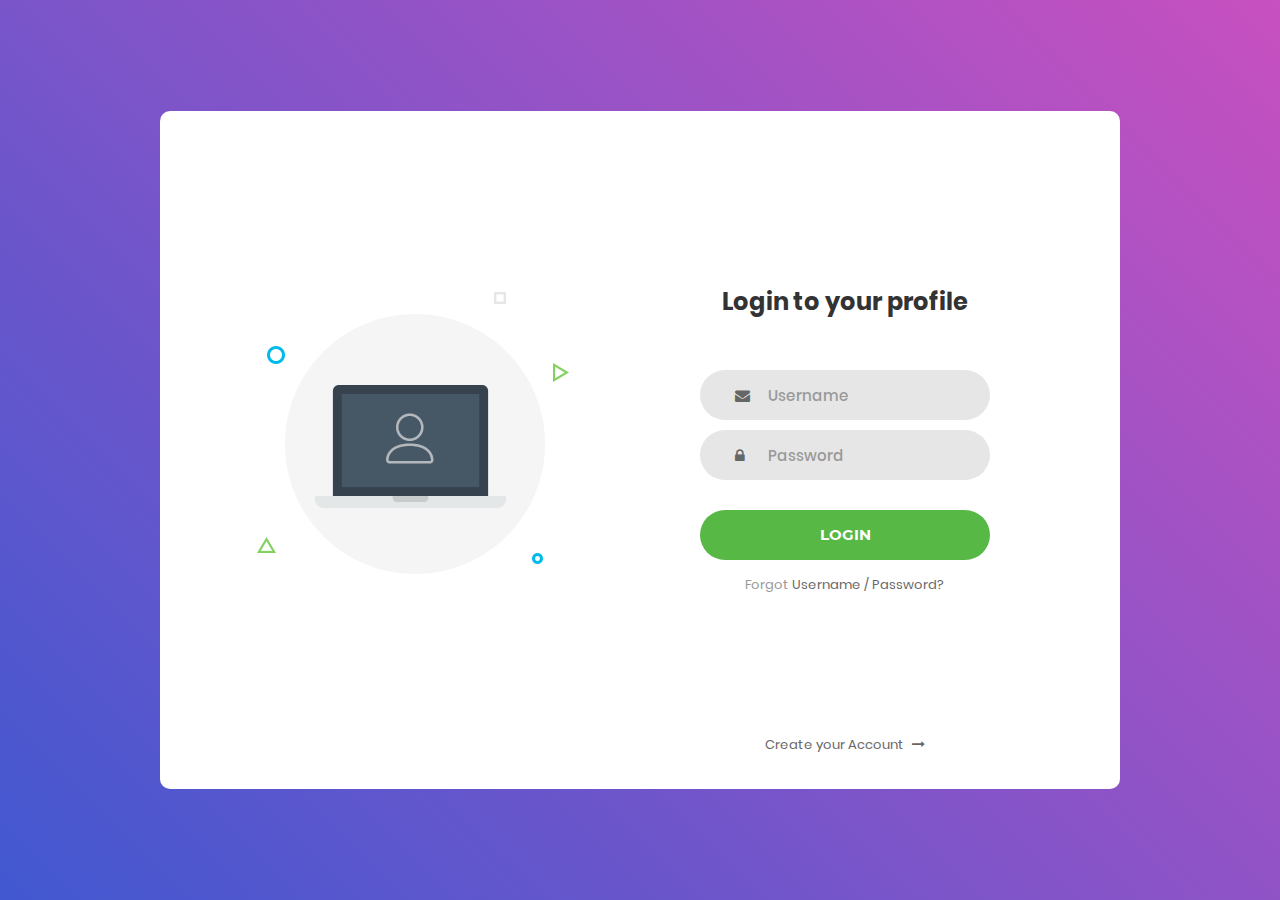
<file: index.html>
<!DOCTYPE html>
<html lang="en">
<head>
	<title>Login V1</title>
	<meta charset="UTF-8">
	<meta name="viewport" content="width=device-width, initial-scale=1">
<!--===============================================================================================-->
	<link rel="icon" type="image/png" href="images/icons/favicon.ico"/>
<!--===============================================================================================-->
	<link rel="stylesheet" type="text/css" href="vendor/bootstrap/css/bootstrap.min.css">
<!--===============================================================================================-->
	<link rel="stylesheet" type="text/css" href="fonts/font-awesome-4.7.0/css/font-awesome.min.css">
<!--===============================================================================================-->
	<link rel="stylesheet" type="text/css" href="vendor/animate/animate.css">
<!--===============================================================================================-->
	<link rel="stylesheet" type="text/css" href="vendor/css-hamburgers/hamburgers.min.css">
<!--===============================================================================================-->
	<link rel="stylesheet" type="text/css" href="vendor/select2/select2.min.css">
<!--===============================================================================================-->
	<link rel="stylesheet" type="text/css" href="css/util.css">
	<link rel="stylesheet" type="text/css" href="css/main.css">
<!--===============================================================================================-->
</head>
<body>


	<div class="limiter">
		<div class="container-login100">

			<div class="wrap-login100">
				<div class="login100-pic js-tilt" data-tilt>
					<img src="images/img-01.png" alt="Computer Screen">

					<!--div class="alert success" hidden="true">
						<span class="closebtn">&times;</span>
						<strong>Success!</strong> You created an account!.
					</div -->
				</div>

				<form class="login100-form validate-form">

					<span class="login100-form-title">
						Login to your profile
					</span>

					<div class="wrap-input100 validate-input" data-validate = "Username does not exist!">
						<input class="input100" type="text" name="username" id="username" placeholder="Username">
						<span class="focus-input100"></span>
						<span class="symbol-input100">
							<i class="fa fa-envelope" aria-hidden="true"></i>
						</span>
					</div>

					<div class="wrap-input100 validate-input" data-validate = "Password is required">
						<input class="input100" type="password" name="pass" id="password" placeholder="Password">
						<span class="focus-input100"></span>
						<span class="symbol-input100">
							<i class="fa fa-lock" aria-hidden="true"></i>
						</span>
					</div>

					<div class="container-login100-form-btn">
						<button class="login100-form-btn" id="loginBtn">
							Login
						</button>
						<div class="incorrect-credentials mt-2" id="incorrect-credentials"><strong>Incorrect username or password!</strong></div>
					</div>

					<div class="text-center p-t-12">
						<span class="txt1">
							Forgot
						</span>
						<a class="txt2" href="#">
							Username / Password?
						</a>
					</div>

					<div class="text-center p-t-136">
						<a class="txt2" href="pages/register.html">
							Create your Account
							<i class="fa fa-long-arrow-right m-l-5" aria-hidden="true"></i>
						</a>
					</div>
				</form>
			</div>
		</div>
	</div>




<!--===============================================================================================-->
	<script src="vendor/jquery/jquery-3.2.1.min.js"></script>
<!--===============================================================================================-->
	<script src="vendor/bootstrap/js/popper.js"></script>
	<script src="vendor/bootstrap/js/bootstrap.min.js"></script>
<!--===============================================================================================-->
	<script src="vendor/select2/select2.min.js"></script>
<!--===============================================================================================-->
	<script src="vendor/tilt/tilt.jquery.min.js"></script>
	<script >
		$('.js-tilt').tilt({
			scale: 1.1
		})
	</script>
<!--===============================================================================================-->
	<script src="js/index.js"></script>

</body>
</html>
</file>
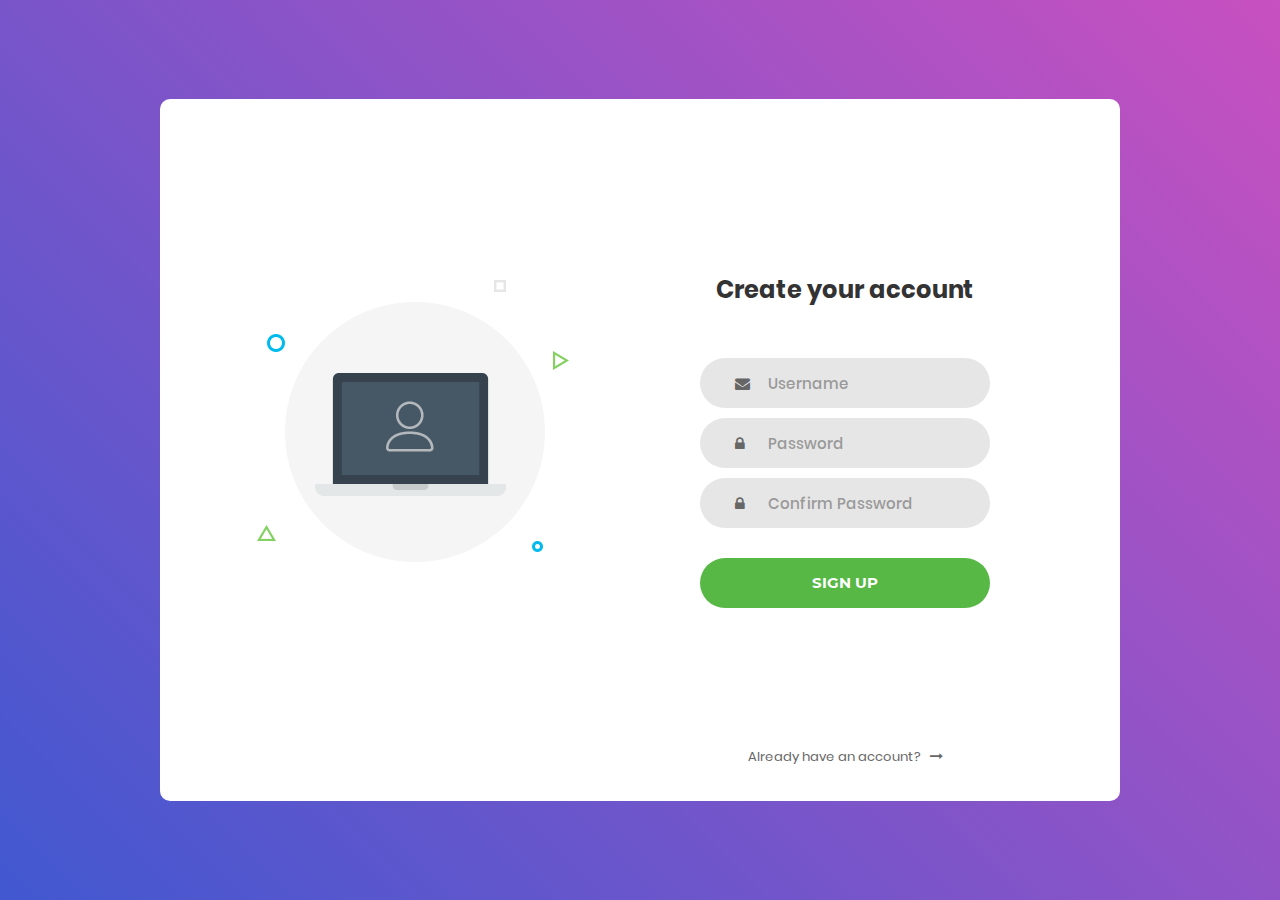
<file: pages/register.html>
<!DOCTYPE html>
<html lang="en">
<head>
	<title>Login V1</title>
	<meta charset="UTF-8">
	<meta name="viewport" content="width=device-width, initial-scale=1">
<!--===============================================================================================-->
	<link rel="icon" type="image/png" href="../images/icons/favicon.ico"/>
<!--===============================================================================================-->
	<link rel="stylesheet" type="text/css" href="../vendor/bootstrap/css/bootstrap.min.css">
<!--===============================================================================================-->
	<link rel="stylesheet" type="text/css" href="../fonts/font-awesome-4.7.0/css/font-awesome.min.css">
<!--===============================================================================================-->
	<link rel="stylesheet" type="text/css" href="../vendor/animate/animate.css">
<!--===============================================================================================-->
	<link rel="stylesheet" type="text/css" href="../vendor/css-hamburgers/hamburgers.min.css">
<!--===============================================================================================-->
	<link rel="stylesheet" type="text/css" href="../vendor/select2/select2.min.css">
<!--===============================================================================================-->
	<link rel="stylesheet" type="text/css" href="../css/util.css">
	<link rel="stylesheet" type="text/css" href="../css/main.css">
<!--===============================================================================================-->
</head>
<body>

	<div class="limiter">
		<div class="container-login100">
			<div class="wrap-login100">
				<div class="login100-pic js-tilt" data-tilt>
					<img src="../images/img-01.png" alt="Computer Screen">

					<div class="register_success" hidden="true">
						<span class="closebtn">&times;</span>
						<strong>Success!</strong> You created an account!.
					</div>

				</div>

				<form class="login100-form validate-form">
					<span class="login100-form-title">
						Create your account
					</span>

					<div class="wrap-input100 validate-input" data-validate = "Username already exists!" data-validate-length = "Username must have 5-15 characters!">
						<input class="input100" type="text" name="username" id="username" placeholder="Username">
						<span class="focus-input100"></span>
						<span class="symbol-input100">
							<i class="fa fa-envelope" aria-hidden="true"></i>
						</span>
					</div>

					<div class="wrap-input100 validate-input" data-validate = "Password is required" data-validate-length = "Password must have 6-30 characters!">
						<input class="input100" type="password" name="password" id="password" placeholder="Password">
						<span class="focus-input100"></span>
						<span class="symbol-input100">
							<i class="fa fa-lock" aria-hidden="true"></i>
						</span>
					</div>

					<div class="wrap-input100 validate-input" data-validate = "Password does not match">
						<input class="input100" type="password" name="password_confirm" id="password_confirm" placeholder="Confirm Password">
						<span class="focus-input100"></span>
						<span class="symbol-input100">
							<i class="fa fa-lock" aria-hidden="true"></i>
						</span>
					</div>

					<div class="container-login100-form-btn">
							<button class="login100-form-btn" id="signUpBtn">
								Sign Up
							</button>
					</div>
					<div class="text-center p-t-136 col-sm-12">
						<a class="txt2" href="../index.html">
							Already have an account?
							<i class="fa fa-long-arrow-right m-l-5" aria-hidden="true"></i>
						</a>
					</div>



				</form>

			</div>
		</div>
	</div>




<!--===============================================================================================-->
	<script src="../vendor/jquery/jquery-3.2.1.min.js"></script>
<!--===============================================================================================-->
	<script src="../vendor/bootstrap/js/popper.js"></script>
	<script src="../vendor/bootstrap/js/bootstrap.min.js"></script>
<!--===============================================================================================-->
	<script src="../vendor/select2/select2.min.js"></script>
<!--===============================================================================================-->
	<script src="../vendor/tilt/tilt.jquery.min.js"></script>
	<script >
		$('.js-tilt').tilt({
			scale: 1.1
		})
	</script>
<!--===============================================================================================-->
	<script src="../js/register.js"></script>

</body>
</html>
</file>
<file: css/util.css>
/*[ FONT SIZE ]
///////////////////////////////////////////////////////////
*/
.fs-1 {font-size: 1px;}
.fs-2 {font-size: 2px;}
.fs-3 {font-size: 3px;}
.fs-4 {font-size: 4px;}
.fs-5 {font-size: 5px;}
.fs-6 {font-size: 6px;}
.fs-7 {font-size: 7px;}
.fs-8 {font-size: 8px;}
.fs-9 {font-size: 9px;}
.fs-10 {font-size: 10px;}
.fs-11 {font-size: 11px;}
.fs-12 {font-size: 12px;}
.fs-13 {font-size: 13px;}
.fs-14 {font-size: 14px;}
.fs-15 {font-size: 15px;}
.fs-16 {font-size: 16px;}
.fs-17 {font-size: 17px;}
.fs-18 {font-size: 18px;}
.fs-19 {font-size: 19px;}
.fs-20 {font-size: 20px;}
.fs-21 {font-size: 21px;}
.fs-22 {font-size: 22px;}
.fs-23 {font-size: 23px;}
.fs-24 {font-size: 24px;}
.fs-25 {font-size: 25px;}
.fs-26 {font-size: 26px;}
.fs-27 {font-size: 27px;}
.fs-28 {font-size: 28px;}
.fs-29 {font-size: 29px;}
.fs-30 {font-size: 30px;}
.fs-31 {font-size: 31px;}
.fs-32 {font-size: 32px;}
.fs-33 {font-size: 33px;}
.fs-34 {font-size: 34px;}
.fs-35 {font-size: 35px;}
.fs-36 {font-size: 36px;}
.fs-37 {font-size: 37px;}
.fs-38 {font-size: 38px;}
.fs-39 {font-size: 39px;}
.fs-40 {font-size: 40px;}
.fs-41 {font-size: 41px;}
.fs-42 {font-size: 42px;}
.fs-43 {font-size: 43px;}
.fs-44 {font-size: 44px;}
.fs-45 {font-size: 45px;}
.fs-46 {font-size: 46px;}
.fs-47 {font-size: 47px;}
.fs-48 {font-size: 48px;}
.fs-49 {font-size: 49px;}
.fs-50 {font-size: 50px;}
.fs-51 {font-size: 51px;}
.fs-52 {font-size: 52px;}
.fs-53 {font-size: 53px;}
.fs-54 {font-size: 54px;}
.fs-55 {font-size: 55px;}
.fs-56 {font-size: 56px;}
.fs-57 {font-size: 57px;}
.fs-58 {font-size: 58px;}
.fs-59 {font-size: 59px;}
.fs-60 {font-size: 60px;}
.fs-61 {font-size: 61px;}
.fs-62 {font-size: 62px;}
.fs-63 {font-size: 63px;}
.fs-64 {font-size: 64px;}
.fs-65 {font-size: 65px;}
.fs-66 {font-size: 66px;}
.fs-67 {font-size: 67px;}
.fs-68 {font-size: 68px;}
.fs-69 {font-size: 69px;}
.fs-70 {font-size: 70px;}
.fs-71 {font-size: 71px;}
.fs-72 {font-size: 72px;}
.fs-73 {font-size: 73px;}
.fs-74 {font-size: 74px;}
.fs-75 {font-size: 75px;}
.fs-76 {font-size: 76px;}
.fs-77 {font-size: 77px;}
.fs-78 {font-size: 78px;}
.fs-79 {font-size: 79px;}
.fs-80 {font-size: 80px;}
.fs-81 {font-size: 81px;}
.fs-82 {font-size: 82px;}
.fs-83 {font-size: 83px;}
.fs-84 {font-size: 84px;}
.fs-85 {font-size: 85px;}
.fs-86 {font-size: 86px;}
.fs-87 {font-size: 87px;}
.fs-88 {font-size: 88px;}
.fs-89 {font-size: 89px;}
.fs-90 {font-size: 90px;}
.fs-91 {font-size: 91px;}
.fs-92 {font-size: 92px;}
.fs-93 {font-size: 93px;}
.fs-94 {font-size: 94px;}
.fs-95 {font-size: 95px;}
.fs-96 {font-size: 96px;}
.fs-97 {font-size: 97px;}
.fs-98 {font-size: 98px;}
.fs-99 {font-size: 99px;}
.fs-100 {font-size: 100px;}
.fs-101 {font-size: 101px;}
.fs-102 {font-size: 102px;}
.fs-103 {font-size: 103px;}
.fs-104 {font-size: 104px;}
.fs-105 {font-size: 105px;}
.fs-106 {font-size: 106px;}
.fs-107 {font-size: 107px;}
.fs-108 {font-size: 108px;}
.fs-109 {font-size: 109px;}
.fs-110 {font-size: 110px;}
.fs-111 {font-size: 111px;}
.fs-112 {font-size: 112px;}
.fs-113 {font-size: 113px;}
.fs-114 {font-size: 114px;}
.fs-115 {font-size: 115px;}
.fs-116 {font-size: 116px;}
.fs-117 {font-size: 117px;}
.fs-118 {font-size: 118px;}
.fs-119 {font-size: 119px;}
.fs-120 {font-size: 120px;}
.fs-121 {font-size: 121px;}
.fs-122 {font-size: 122px;}
.fs-123 {font-size: 123px;}
.fs-124 {font-size: 124px;}
.fs-125 {font-size: 125px;}
.fs-126 {font-size: 126px;}
.fs-127 {font-size: 127px;}
.fs-128 {font-size: 128px;}
.fs-129 {font-size: 129px;}
.fs-130 {font-size: 130px;}
.fs-131 {font-size: 131px;}
.fs-132 {font-size: 132px;}
.fs-133 {font-size: 133px;}
.fs-134 {font-size: 134px;}
.fs-135 {font-size: 135px;}
.fs-136 {font-size: 136px;}
.fs-137 {font-size: 137px;}
.fs-138 {font-size: 138px;}
.fs-139 {font-size: 139px;}
.fs-140 {font-size: 140px;}
.fs-141 {font-size: 141px;}
.fs-142 {font-size: 142px;}
.fs-143 {font-size: 143px;}
.fs-144 {font-size: 144px;}
.fs-145 {font-size: 145px;}
.fs-146 {font-size: 146px;}
.fs-147 {font-size: 147px;}
.fs-148 {font-size: 148px;}
.fs-149 {font-size: 149px;}
.fs-150 {font-size: 150px;}
.fs-151 {font-size: 151px;}
.fs-152 {font-size: 152px;}
.fs-153 {font-size: 153px;}
.fs-154 {font-size: 154px;}
.fs-155 {font-size: 155px;}
.fs-156 {font-size: 156px;}
.fs-157 {font-size: 157px;}
.fs-158 {font-size: 158px;}
.fs-159 {font-size: 159px;}
.fs-160 {font-size: 160px;}
.fs-161 {font-size: 161px;}
.fs-162 {font-size: 162px;}
.fs-163 {font-size: 163px;}
.fs-164 {font-size: 164px;}
.fs-165 {font-size: 165px;}
.fs-166 {font-size: 166px;}
.fs-167 {font-size: 167px;}
.fs-168 {font-size: 168px;}
.fs-169 {font-size: 169px;}
.fs-170 {font-size: 170px;}
.fs-171 {font-size: 171px;}
.fs-172 {font-size: 172px;}
.fs-173 {font-size: 173px;}
.fs-174 {font-size: 174px;}
.fs-175 {font-size: 175px;}
.fs-176 {font-size: 176px;}
.fs-177 {font-size: 177px;}
.fs-178 {font-size: 178px;}
.fs-179 {font-size: 179px;}
.fs-180 {font-size: 180px;}
.fs-181 {font-size: 181px;}
.fs-182 {font-size: 182px;}
.fs-183 {font-size: 183px;}
.fs-184 {font-size: 184px;}
.fs-185 {font-size: 185px;}
.fs-186 {font-size: 186px;}
.fs-187 {font-size: 187px;}
.fs-188 {font-size: 188px;}
.fs-189 {font-size: 189px;}
.fs-190 {font-size: 190px;}
.fs-191 {font-size: 191px;}
.fs-192 {font-size: 192px;}
.fs-193 {font-size: 193px;}
.fs-194 {font-size: 194px;}
.fs-195 {font-size: 195px;}
.fs-196 {font-size: 196px;}
.fs-197 {font-size: 197px;}
.fs-198 {font-size: 198px;}
.fs-199 {font-size: 199px;}
.fs-200 {font-size: 200px;}

/*[ PADDING ]
///////////////////////////////////////////////////////////
*/
.p-t-0 {padding-top: 0px;}
.p-t-1 {padding-top: 1px;}
.p-t-2 {padding-top: 2px;}
.p-t-3 {padding-top: 3px;}
.p-t-4 {padding-top: 4px;}
.p-t-5 {padding-top: 5px;}
.p-t-6 {padding-top: 6px;}
.p-t-7 {padding-top: 7px;}
.p-t-8 {padding-top: 8px;}
.p-t-9 {padding-top: 9px;}
.p-t-10 {padding-top: 10px;}
.p-t-11 {padding-top: 11px;}
.p-t-12 {padding-top: 12px;}
.p-t-13 {padding-top: 13px;}
.p-t-14 {padding-top: 14px;}
.p-t-15 {padding-top: 15px;}
.p-t-16 {padding-top: 16px;}
.p-t-17 {padding-top: 17px;}
.p-t-18 {padding-top: 18px;}
.p-t-19 {padding-top: 19px;}
.p-t-20 {padding-top: 20px;}
.p-t-21 {padding-top: 21px;}
.p-t-22 {padding-top: 22px;}
.p-t-23 {padding-top: 23px;}
.p-t-24 {padding-top: 24px;}
.p-t-25 {padding-top: 25px;}
.p-t-26 {padding-top: 26px;}
.p-t-27 {padding-top: 27px;}
.p-t-28 {padding-top: 28px;}
.p-t-29 {padding-top: 29px;}
.p-t-30 {padding-top: 30px;}
.p-t-31 {padding-top: 31px;}
.p-t-32 {padding-top: 32px;}
.p-t-33 {padding-top: 33px;}
.p-t-34 {padding-top: 34px;}
.p-t-35 {padding-top: 35px;}
.p-t-36 {padding-top: 36px;}
.p-t-37 {padding-top: 37px;}
.p-t-38 {padding-top: 38px;}
.p-t-39 {padding-top: 39px;}
.p-t-40 {padding-top: 40px;}
.p-t-41 {padding-top: 41px;}
.p-t-42 {padding-top: 42px;}
.p-t-43 {padding-top: 43px;}
.p-t-44 {padding-top: 44px;}
.p-t-45 {padding-top: 45px;}
.p-t-46 {padding-top: 46px;}
.p-t-47 {padding-top: 47px;}
.p-t-48 {padding-top: 48px;}
.p-t-49 {padding-top: 49px;}
.p-t-50 {padding-top: 50px;}
.p-t-51 {padding-top: 51px;}
.p-t-52 {padding-top: 52px;}
.p-t-53 {padding-top: 53px;}
.p-t-54 {padding-top: 54px;}
.p-t-55 {padding-top: 55px;}
.p-t-56 {padding-top: 56px;}
.p-t-57 {padding-top: 57px;}
.p-t-58 {padding-top: 58px;}
.p-t-59 {padding-top: 59px;}
.p-t-60 {padding-top: 60px;}
.p-t-61 {padding-top: 61px;}
.p-t-62 {padding-top: 62px;}
.p-t-63 {padding-top: 63px;}
.p-t-64 {padding-top: 64px;}
.p-t-65 {padding-top: 65px;}
.p-t-66 {padding-top: 66px;}
.p-t-67 {padding-top: 67px;}
.p-t-68 {padding-top: 68px;}
.p-t-69 {padding-top: 69px;}
.p-t-70 {padding-top: 70px;}
.p-t-71 {padding-top: 71px;}
.p-t-72 {padding-top: 72px;}
.p-t-73 {padding-top: 73px;}
.p-t-74 {padding-top: 74px;}
.p-t-75 {padding-top: 75px;}
.p-t-76 {padding-top: 76px;}
.p-t-77 {padding-top: 77px;}
.p-t-78 {padding-top: 78px;}
.p-t-79 {padding-top: 79px;}
.p-t-80 {padding-top: 80px;}
.p-t-81 {padding-top: 81px;}
.p-t-82 {padding-top: 82px;}
.p-t-83 {padding-top: 83px;}
.p-t-84 {padding-top: 84px;}
.p-t-85 {padding-top: 85px;}
.p-t-86 {padding-top: 86px;}
.p-t-87 {padding-top: 87px;}
.p-t-88 {padding-top: 88px;}
.p-t-89 {padding-top: 89px;}
.p-t-90 {padding-top: 90px;}
.p-t-91 {padding-top: 91px;}
.p-t-92 {padding-top: 92px;}
.p-t-93 {padding-top: 93px;}
.p-t-94 {padding-top: 94px;}
.p-t-95 {padding-top: 95px;}
.p-t-96 {padding-top: 96px;}
.p-t-97 {padding-top: 97px;}
.p-t-98 {padding-top: 98px;}
.p-t-99 {padding-top: 99px;}
.p-t-100 {padding-top: 100px;}
.p-t-101 {padding-top: 101px;}
.p-t-102 {padding-top: 102px;}
.p-t-103 {padding-top: 103px;}
.p-t-104 {padding-top: 104px;}
.p-t-105 {padding-top: 105px;}
.p-t-106 {padding-top: 106px;}
.p-t-107 {padding-top: 107px;}
.p-t-108 {padding-top: 108px;}
.p-t-109 {padding-top: 109px;}
.p-t-110 {padding-top: 110px;}
.p-t-111 {padding-top: 111px;}
.p-t-112 {padding-top: 112px;}
.p-t-113 {padding-top: 113px;}
.p-t-114 {padding-top: 114px;}
.p-t-115 {padding-top: 115px;}
.p-t-116 {padding-top: 116px;}
.p-t-117 {padding-top: 117px;}
.p-t-118 {padding-top: 118px;}
.p-t-119 {padding-top: 119px;}
.p-t-120 {padding-top: 120px;}
.p-t-121 {padding-top: 121px;}
.p-t-122 {padding-top: 122px;}
.p-t-123 {padding-top: 123px;}
.p-t-124 {padding-top: 124px;}
.p-t-125 {padding-top: 125px;}
.p-t-126 {padding-top: 126px;}
.p-t-127 {padding-top: 127px;}
.p-t-128 {padding-top: 128px;}
.p-t-129 {padding-top: 129px;}
.p-t-130 {padding-top: 130px;}
.p-t-131 {padding-top: 131px;}
.p-t-132 {padding-top: 132px;}
.p-t-133 {padding-top: 133px;}
.p-t-134 {padding-top: 134px;}
.p-t-135 {padding-top: 135px;}
.p-t-136 {padding-top: 136px;}
.p-t-137 {padding-top: 137px;}
.p-t-138 {padding-top: 138px;}
.p-t-139 {padding-top: 139px;}
.p-t-140 {padding-top: 140px;}
.p-t-141 {padding-top: 141px;}
.p-t-142 {padding-top: 142px;}
.p-t-143 {padding-top: 143px;}
.p-t-144 {padding-top: 144px;}
.p-t-145 {padding-top: 145px;}
.p-t-146 {padding-top: 146px;}
.p-t-147 {padding-top: 147px;}
.p-t-148 {padding-top: 148px;}
.p-t-149 {padding-top: 149px;}
.p-t-150 {padding-top: 150px;}
.p-t-151 {padding-top: 151px;}
.p-t-152 {padding-top: 152px;}
.p-t-153 {padding-top: 153px;}
.p-t-154 {padding-top: 154px;}
.p-t-155 {padding-top: 155px;}
.p-t-156 {padding-top: 156px;}
.p-t-157 {padding-top: 157px;}
.p-t-158 {padding-top: 158px;}
.p-t-159 {padding-top: 159px;}
.p-t-160 {padding-top: 160px;}
.p-t-161 {padding-top: 161px;}
.p-t-162 {padding-top: 162px;}
.p-t-163 {padding-top: 163px;}
.p-t-164 {padding-top: 164px;}
.p-t-165 {padding-top: 165px;}
.p-t-166 {padding-top: 166px;}
.p-t-167 {padding-top: 167px;}
.p-t-168 {padding-top: 168px;}
.p-t-169 {padding-top: 169px;}
.p-t-170 {padding-top: 170px;}
.p-t-171 {padding-top: 171px;}
.p-t-172 {padding-top: 172px;}
.p-t-173 {padding-top: 173px;}
.p-t-174 {padding-top: 174px;}
.p-t-175 {padding-top: 175px;}
.p-t-176 {padding-top: 176px;}
.p-t-177 {padding-top: 177px;}
.p-t-178 {padding-top: 178px;}
.p-t-179 {padding-top: 179px;}
.p-t-180 {padding-top: 180px;}
.p-t-181 {padding-top: 181px;}
.p-t-182 {padding-top: 182px;}
.p-t-183 {padding-top: 183px;}
.p-t-184 {padding-top: 184px;}
.p-t-185 {padding-top: 185px;}
.p-t-186 {padding-top: 186px;}
.p-t-187 {padding-top: 187px;}
.p-t-188 {padding-top: 188px;}
.p-t-189 {padding-top: 189px;}
.p-t-190 {padding-top: 190px;}
.p-t-191 {padding-top: 191px;}
.p-t-192 {padding-top: 192px;}
.p-t-193 {padding-top: 193px;}
.p-t-194 {padding-top: 194px;}
.p-t-195 {padding-top: 195px;}
.p-t-196 {padding-top: 196px;}
.p-t-197 {padding-top: 197px;}
.p-t-198 {padding-top: 198px;}
.p-t-199 {padding-top: 199px;}
.p-t-200 {padding-top: 200px;}
.p-t-201 {padding-top: 201px;}
.p-t-202 {padding-top: 202px;}
.p-t-203 {padding-top: 203px;}
.p-t-204 {padding-top: 204px;}
.p-t-205 {padding-top: 205px;}
.p-t-206 {padding-top: 206px;}
.p-t-207 {padding-top: 207px;}
.p-t-208 {padding-top: 208px;}
.p-t-209 {padding-top: 209px;}
.p-t-210 {padding-top: 210px;}
.p-t-211 {padding-top: 211px;}
.p-t-212 {padding-top: 212px;}
.p-t-213 {padding-top: 213px;}
.p-t-214 {padding-top: 214px;}
.p-t-215 {padding-top: 215px;}
.p-t-216 {padding-top: 216px;}
.p-t-217 {padding-top: 217px;}
.p-t-218 {padding-top: 218px;}
.p-t-219 {padding-top: 219px;}
.p-t-220 {padding-top: 220px;}
.p-t-221 {padding-top: 221px;}
.p-t-222 {padding-top: 222px;}
.p-t-223 {padding-top: 223px;}
.p-t-224 {padding-top: 224px;}
.p-t-225 {padding-top: 225px;}
.p-t-226 {padding-top: 226px;}
.p-t-227 {padding-top: 227px;}
.p-t-228 {padding-top: 228px;}
.p-t-229 {padding-top: 229px;}
.p-t-230 {padding-top: 230px;}
.p-t-231 {padding-top: 231px;}
.p-t-232 {padding-top: 232px;}
.p-t-233 {padding-top: 233px;}
.p-t-234 {padding-top: 234px;}
.p-t-235 {padding-top: 235px;}
.p-t-236 {padding-top: 236px;}
.p-t-237 {padding-top: 237px;}
.p-t-238 {padding-top: 238px;}
.p-t-239 {padding-top: 239px;}
.p-t-240 {padding-top: 240px;}
.p-t-241 {padding-top: 241px;}
.p-t-242 {padding-top: 242px;}
.p-t-243 {padding-top: 243px;}
.p-t-244 {padding-top: 244px;}
.p-t-245 {padding-top: 245px;}
.p-t-246 {padding-top: 246px;}
.p-t-247 {padding-top: 247px;}
.p-t-248 {padding-top: 248px;}
.p-t-249 {padding-top: 249px;}
.p-t-250 {padding-top: 250px;}
.p-b-0 {padding-bottom: 0px;}
.p-b-1 {padding-bottom: 1px;}
.p-b-2 {padding-bottom: 2px;}
.p-b-3 {padding-bottom: 3px;}
.p-b-4 {padding-bottom: 4px;}
.p-b-5 {padding-bottom: 5px;}
.p-b-6 {padding-bottom: 6px;}
.p-b-7 {padding-bottom: 7px;}
.p-b-8 {padding-bottom: 8px;}
.p-b-9 {padding-bottom: 9px;}
.p-b-10 {padding-bottom: 10px;}
.p-b-11 {padding-bottom: 11px;}
.p-b-12 {padding-bottom: 12px;}
.p-b-13 {padding-bottom: 13px;}
.p-b-14 {padding-bottom: 14px;}
.p-b-15 {padding-bottom: 15px;}
.p-b-16 {padding-bottom: 16px;}
.p-b-17 {padding-bottom: 17px;}
.p-b-18 {padding-bottom: 18px;}
.p-b-19 {padding-bottom: 19px;}
.p-b-20 {padding-bottom: 20px;}
.p-b-21 {padding-bottom: 21px;}
.p-b-22 {padding-bottom: 22px;}
.p-b-23 {padding-bottom: 23px;}
.p-b-24 {padding-bottom: 24px;}
.p-b-25 {padding-bottom: 25px;}
.p-b-26 {padding-bottom: 26px;}
.p-b-27 {padding-bottom: 27px;}
.p-b-28 {padding-bottom: 28px;}
.p-b-29 {padding-bottom: 29px;}
.p-b-30 {padding-bottom: 30px;}
.p-b-31 {padding-bottom: 31px;}
.p-b-32 {padding-bottom: 32px;}
.p-b-33 {padding-bottom: 33px;}
.p-b-34 {padding-bottom: 34px;}
.p-b-35 {padding-bottom: 35px;}
.p-b-36 {padding-bottom: 36px;}
.p-b-37 {padding-bottom: 37px;}
.p-b-38 {padding-bottom: 38px;}
.p-b-39 {padding-bottom: 39px;}
.p-b-40 {padding-bottom: 40px;}
.p-b-41 {padding-bottom: 41px;}
.p-b-42 {padding-bottom: 42px;}
.p-b-43 {padding-bottom: 43px;}
.p-b-44 {padding-bottom: 44px;}
.p-b-45 {padding-bottom: 45px;}
.p-b-46 {padding-bottom: 46px;}
.p-b-47 {padding-bottom: 47px;}
.p-b-48 {padding-bottom: 48px;}
.p-b-49 {padding-bottom: 49px;}
.p-b-50 {padding-bottom: 50px;}
.p-b-51 {padding-bottom: 51px;}
.p-b-52 {padding-bottom: 52px;}
.p-b-53 {padding-bottom: 53px;}
.p-b-54 {padding-bottom: 54px;}
.p-b-55 {padding-bottom: 55px;}
.p-b-56 {padding-bottom: 56px;}
.p-b-57 {padding-bottom: 57px;}
.p-b-58 {padding-bottom: 58px;}
.p-b-59 {padding-bottom: 59px;}
.p-b-60 {padding-bottom: 60px;}
.p-b-61 {padding-bottom: 61px;}
.p-b-62 {padding-bottom: 62px;}
.p-b-63 {padding-bottom: 63px;}
.p-b-64 {padding-bottom: 64px;}
.p-b-65 {padding-bottom: 65px;}
.p-b-66 {padding-bottom: 66px;}
.p-b-67 {padding-bottom: 67px;}
.p-b-68 {padding-bottom: 68px;}
.p-b-69 {padding-bottom: 69px;}
.p-b-70 {padding-bottom: 70px;}
.p-b-71 {padding-bottom: 71px;}
.p-b-72 {padding-bottom: 72px;}
.p-b-73 {padding-bottom: 73px;}
.p-b-74 {padding-bottom: 74px;}
.p-b-75 {padding-bottom: 75px;}
.p-b-76 {padding-bottom: 76px;}
.p-b-77 {padding-bottom: 77px;}
.p-b-78 {padding-bottom: 78px;}
.p-b-79 {padding-bottom: 79px;}
.p-b-80 {padding-bottom: 80px;}
.p-b-81 {padding-bottom: 81px;}
.p-b-82 {padding-bottom: 82px;}
.p-b-83 {padding-bottom: 83px;}
.p-b-84 {padding-bottom: 84px;}
.p-b-85 {padding-bottom: 85px;}
.p-b-86 {padding-bottom: 86px;}
.p-b-87 {padding-bottom: 87px;}
.p-b-88 {padding-bottom: 88px;}
.p-b-89 {padding-bottom: 89px;}
.p-b-90 {padding-bottom: 90px;}
.p-b-91 {padding-bottom: 91px;}
.p-b-92 {padding-bottom: 92px;}
.p-b-93 {padding-bottom: 93px;}
.p-b-94 {padding-bottom: 94px;}
.p-b-95 {padding-bottom: 95px;}
.p-b-96 {padding-bottom: 96px;}
.p-b-97 {padding-bottom: 97px;}
.p-b-98 {padding-bottom: 98px;}
.p-b-99 {padding-bottom: 99px;}
.p-b-100 {padding-bottom: 100px;}
.p-b-101 {padding-bottom: 101px;}
.p-b-102 {padding-bottom: 102px;}
.p-b-103 {padding-bottom: 103px;}
.p-b-104 {padding-bottom: 104px;}
.p-b-105 {padding-bottom: 105px;}
.p-b-106 {padding-bottom: 106px;}
.p-b-107 {padding-bottom: 107px;}
.p-b-108 {padding-bottom: 108px;}
.p-b-109 {padding-bottom: 109px;}
.p-b-110 {padding-bottom: 110px;}
.p-b-111 {padding-bottom: 111px;}
.p-b-112 {padding-bottom: 112px;}
.p-b-113 {padding-bottom: 113px;}
.p-b-114 {padding-bottom: 114px;}
.p-b-115 {padding-bottom: 115px;}
.p-b-116 {padding-bottom: 116px;}
.p-b-117 {padding-bottom: 117px;}
.p-b-118 {padding-bottom: 118px;}
.p-b-119 {padding-bottom: 119px;}
.p-b-120 {padding-bottom: 120px;}
.p-b-121 {padding-bottom: 121px;}
.p-b-122 {padding-bottom: 122px;}
.p-b-123 {padding-bottom: 123px;}
.p-b-124 {padding-bottom: 124px;}
.p-b-125 {padding-bottom: 125px;}
.p-b-126 {padding-bottom: 126px;}
.p-b-127 {padding-bottom: 127px;}
.p-b-128 {padding-bottom: 128px;}
.p-b-129 {padding-bottom: 129px;}
.p-b-130 {padding-bottom: 130px;}
.p-b-131 {padding-bottom: 131px;}
.p-b-132 {padding-bottom: 132px;}
.p-b-133 {padding-bottom: 133px;}
.p-b-134 {padding-bottom: 134px;}
.p-b-135 {padding-bottom: 135px;}
.p-b-136 {padding-bottom: 136px;}
.p-b-137 {padding-bottom: 137px;}
.p-b-138 {padding-bottom: 138px;}
.p-b-139 {padding-bottom: 139px;}
.p-b-140 {padding-bottom: 140px;}
.p-b-141 {padding-bottom: 141px;}
.p-b-142 {padding-bottom: 142px;}
.p-b-143 {padding-bottom: 143px;}
.p-b-144 {padding-bottom: 144px;}
.p-b-145 {padding-bottom: 145px;}
.p-b-146 {padding-bottom: 146px;}
.p-b-147 {padding-bottom: 147px;}
.p-b-148 {padding-bottom: 148px;}
.p-b-149 {padding-bottom: 149px;}
.p-b-150 {padding-bottom: 150px;}
.p-b-151 {padding-bottom: 151px;}
.p-b-152 {padding-bottom: 152px;}
.p-b-153 {padding-bottom: 153px;}
.p-b-154 {padding-bottom: 154px;}
.p-b-155 {padding-bottom: 155px;}
.p-b-156 {padding-bottom: 156px;}
.p-b-157 {padding-bottom: 157px;}
.p-b-158 {padding-bottom: 158px;}
.p-b-159 {padding-bottom: 159px;}
.p-b-160 {padding-bottom: 160px;}
.p-b-161 {padding-bottom: 161px;}
.p-b-162 {padding-bottom: 162px;}
.p-b-163 {padding-bottom: 163px;}
.p-b-164 {padding-bottom: 164px;}
.p-b-165 {padding-bottom: 165px;}
.p-b-166 {padding-bottom: 166px;}
.p-b-167 {padding-bottom: 167px;}
.p-b-168 {padding-bottom: 168px;}
.p-b-169 {padding-bottom: 169px;}
.p-b-170 {padding-bottom: 170px;}
.p-b-171 {padding-bottom: 171px;}
.p-b-172 {padding-bottom: 172px;}
.p-b-173 {padding-bottom: 173px;}
.p-b-174 {padding-bottom: 174px;}
.p-b-175 {padding-bottom: 175px;}
.p-b-176 {padding-bottom: 176px;}
.p-b-177 {padding-bottom: 177px;}
.p-b-178 {padding-bottom: 178px;}
.p-b-179 {padding-bottom: 179px;}
.p-b-180 {padding-bottom: 180px;}
.p-b-181 {padding-bottom: 181px;}
.p-b-182 {padding-bottom: 182px;}
.p-b-183 {padding-bottom: 183px;}
.p-b-184 {padding-bottom: 184px;}
.p-b-185 {padding-bottom: 185px;}
.p-b-186 {padding-bottom: 186px;}
.p-b-187 {padding-bottom: 187px;}
.p-b-188 {padding-bottom: 188px;}
.p-b-189 {padding-bottom: 189px;}
.p-b-190 {padding-bottom: 190px;}
.p-b-191 {padding-bottom: 191px;}
.p-b-192 {padding-bottom: 192px;}
.p-b-193 {padding-bottom: 193px;}
.p-b-194 {padding-bottom: 194px;}
.p-b-195 {padding-bottom: 195px;}
.p-b-196 {padding-bottom: 196px;}
.p-b-197 {padding-bottom: 197px;}
.p-b-198 {padding-bottom: 198px;}
.p-b-199 {padding-bottom: 199px;}
.p-b-200 {padding-bottom: 200px;}
.p-b-201 {padding-bottom: 201px;}
.p-b-202 {padding-bottom: 202px;}
.p-b-203 {padding-bottom: 203px;}
.p-b-204 {padding-bottom: 204px;}
.p-b-205 {padding-bottom: 205px;}
.p-b-206 {padding-bottom: 206px;}
.p-b-207 {padding-bottom: 207px;}
.p-b-208 {padding-bottom: 208px;}
.p-b-209 {padding-bottom: 209px;}
.p-b-210 {padding-bottom: 210px;}
.p-b-211 {padding-bottom: 211px;}
.p-b-212 {padding-bottom: 212px;}
.p-b-213 {padding-bottom: 213px;}
.p-b-214 {padding-bottom: 214px;}
.p-b-215 {padding-bottom: 215px;}
.p-b-216 {padding-bottom: 216px;}
.p-b-217 {padding-bottom: 217px;}
.p-b-218 {padding-bottom: 218px;}
.p-b-219 {padding-bottom: 219px;}
.p-b-220 {padding-bottom: 220px;}
.p-b-221 {padding-bottom: 221px;}
.p-b-222 {padding-bottom: 222px;}
.p-b-223 {padding-bottom: 223px;}
.p-b-224 {padding-bottom: 224px;}
.p-b-225 {padding-bottom: 225px;}
.p-b-226 {padding-bottom: 226px;}
.p-b-227 {padding-bottom: 227px;}
.p-b-228 {padding-bottom: 228px;}
.p-b-229 {padding-bottom: 229px;}
.p-b-230 {padding-bottom: 230px;}
.p-b-231 {padding-bottom: 231px;}
.p-b-232 {padding-bottom: 232px;}
.p-b-233 {padding-bottom: 233px;}
.p-b-234 {padding-bottom: 234px;}
.p-b-235 {padding-bottom: 235px;}
.p-b-236 {padding-bottom: 236px;}
.p-b-237 {padding-bottom: 237px;}
.p-b-238 {padding-bottom: 238px;}
.p-b-239 {padding-bottom: 239px;}
.p-b-240 {padding-bottom: 240px;}
.p-b-241 {padding-bottom: 241px;}
.p-b-242 {padding-bottom: 242px;}
.p-b-243 {padding-bottom: 243px;}
.p-b-244 {padding-bottom: 244px;}
.p-b-245 {padding-bottom: 245px;}
.p-b-246 {padding-bottom: 246px;}
.p-b-247 {padding-bottom: 247px;}
.p-b-248 {padding-bottom: 248px;}
.p-b-249 {padding-bottom: 249px;}
.p-b-250 {padding-bottom: 250px;}
.p-l-0 {padding-left: 0px;}
.p-l-1 {padding-left: 1px;}
.p-l-2 {padding-left: 2px;}
.p-l-3 {padding-left: 3px;}
.p-l-4 {padding-left: 4px;}
.p-l-5 {padding-left: 5px;}
.p-l-6 {padding-left: 6px;}
.p-l-7 {padding-left: 7px;}
.p-l-8 {padding-left: 8px;}
.p-l-9 {padding-left: 9px;}
.p-l-10 {padding-left: 10px;}
.p-l-11 {padding-left: 11px;}
.p-l-12 {padding-left: 12px;}
.p-l-13 {padding-left: 13px;}
.p-l-14 {padding-left: 14px;}
.p-l-15 {padding-left: 15px;}
.p-l-16 {padding-left: 16px;}
.p-l-17 {padding-left: 17px;}
.p-l-18 {padding-left: 18px;}
.p-l-19 {padding-left: 19px;}
.p-l-20 {padding-left: 20px;}
.p-l-21 {padding-left: 21px;}
.p-l-22 {padding-left: 22px;}
.p-l-23 {padding-left: 23px;}
.p-l-24 {padding-left: 24px;}
.p-l-25 {padding-left: 25px;}
.p-l-26 {padding-left: 26px;}
.p-l-27 {padding-left: 27px;}
.p-l-28 {padding-left: 28px;}
.p-l-29 {padding-left: 29px;}
.p-l-30 {padding-left: 30px;}
.p-l-31 {padding-left: 31px;}
.p-l-32 {padding-left: 32px;}
.p-l-33 {padding-left: 33px;}
.p-l-34 {padding-left: 34px;}
.p-l-35 {padding-left: 35px;}
.p-l-36 {padding-left: 36px;}
.p-l-37 {padding-left: 37px;}
.p-l-38 {padding-left: 38px;}
.p-l-39 {padding-left: 39px;}
.p-l-40 {padding-left: 40px;}
.p-l-41 {padding-left: 41px;}
.p-l-42 {padding-left: 42px;}
.p-l-43 {padding-left: 43px;}
.p-l-44 {padding-left: 44px;}
.p-l-45 {padding-left: 45px;}
.p-l-46 {padding-left: 46px;}
.p-l-47 {padding-left: 47px;}
.p-l-48 {padding-left: 48px;}
.p-l-49 {padding-left: 49px;}
.p-l-50 {padding-left: 50px;}
.p-l-51 {padding-left: 51px;}
.p-l-52 {padding-left: 52px;}
.p-l-53 {padding-left: 53px;}
.p-l-54 {padding-left: 54px;}
.p-l-55 {padding-left: 55px;}
.p-l-56 {padding-left: 56px;}
.p-l-57 {padding-left: 57px;}
.p-l-58 {padding-left: 58px;}
.p-l-59 {padding-left: 59px;}
.p-l-60 {padding-left: 60px;}
.p-l-61 {padding-left: 61px;}
.p-l-62 {padding-left: 62px;}
.p-l-63 {padding-left: 63px;}
.p-l-64 {padding-left: 64px;}
.p-l-65 {padding-left: 65px;}
.p-l-66 {padding-left: 66px;}
.p-l-67 {padding-left: 67px;}
.p-l-68 {padding-left: 68px;}
.p-l-69 {padding-left: 69px;}
.p-l-70 {padding-left: 70px;}
.p-l-71 {padding-left: 71px;}
.p-l-72 {padding-left: 72px;}
.p-l-73 {padding-left: 73px;}
.p-l-74 {padding-left: 74px;}
.p-l-75 {padding-left: 75px;}
.p-l-76 {padding-left: 76px;}
.p-l-77 {padding-left: 77px;}
.p-l-78 {padding-left: 78px;}
.p-l-79 {padding-left: 79px;}
.p-l-80 {padding-left: 80px;}
.p-l-81 {padding-left: 81px;}
.p-l-82 {padding-left: 82px;}
.p-l-83 {padding-left: 83px;}
.p-l-84 {padding-left: 84px;}
.p-l-85 {padding-left: 85px;}
.p-l-86 {padding-left: 86px;}
.p-l-87 {padding-left: 87px;}
.p-l-88 {padding-left: 88px;}
.p-l-89 {padding-left: 89px;}
.p-l-90 {padding-left: 90px;}
.p-l-91 {padding-left: 91px;}
.p-l-92 {padding-left: 92px;}
.p-l-93 {padding-left: 93px;}
.p-l-94 {padding-left: 94px;}
.p-l-95 {padding-left: 95px;}
.p-l-96 {padding-left: 96px;}
.p-l-97 {padding-left: 97px;}
.p-l-98 {padding-left: 98px;}
.p-l-99 {padding-left: 99px;}
.p-l-100 {padding-left: 100px;}
.p-l-101 {padding-left: 101px;}
.p-l-102 {padding-left: 102px;}
.p-l-103 {padding-left: 103px;}
.p-l-104 {padding-left: 104px;}
.p-l-105 {padding-left: 105px;}
.p-l-106 {padding-left: 106px;}
.p-l-107 {padding-left: 107px;}
.p-l-108 {padding-left: 108px;}
.p-l-109 {padding-left: 109px;}
.p-l-110 {padding-left: 110px;}
.p-l-111 {padding-left: 111px;}
.p-l-112 {padding-left: 112px;}
.p-l-113 {padding-left: 113px;}
.p-l-114 {padding-left: 114px;}
.p-l-115 {padding-left: 115px;}
.p-l-116 {padding-left: 116px;}
.p-l-117 {padding-left: 117px;}
.p-l-118 {padding-left: 118px;}
.p-l-119 {padding-left: 119px;}
.p-l-120 {padding-left: 120px;}
.p-l-121 {padding-left: 121px;}
.p-l-122 {padding-left: 122px;}
.p-l-123 {padding-left: 123px;}
.p-l-124 {padding-left: 124px;}
.p-l-125 {padding-left: 125px;}
.p-l-126 {padding-left: 126px;}
.p-l-127 {padding-left: 127px;}
.p-l-128 {padding-left: 128px;}
.p-l-129 {padding-left: 129px;}
.p-l-130 {padding-left: 130px;}
.p-l-131 {padding-left: 131px;}
.p-l-132 {padding-left: 132px;}
.p-l-133 {padding-left: 133px;}
.p-l-134 {padding-left: 134px;}
.p-l-135 {padding-left: 135px;}
.p-l-136 {padding-left: 136px;}
.p-l-137 {padding-left: 137px;}
.p-l-138 {padding-left: 138px;}
.p-l-139 {padding-left: 139px;}
.p-l-140 {padding-left: 140px;}
.p-l-141 {padding-left: 141px;}
.p-l-142 {padding-left: 142px;}
.p-l-143 {padding-left: 143px;}
.p-l-144 {padding-left: 144px;}
.p-l-145 {padding-left: 145px;}
.p-l-146 {padding-left: 146px;}
.p-l-147 {padding-left: 147px;}
.p-l-148 {padding-left: 148px;}
.p-l-149 {padding-left: 149px;}
.p-l-150 {padding-left: 150px;}
.p-l-151 {padding-left: 151px;}
.p-l-152 {padding-left: 152px;}
.p-l-153 {padding-left: 153px;}
.p-l-154 {padding-left: 154px;}
.p-l-155 {padding-left: 155px;}
.p-l-156 {padding-left: 156px;}
.p-l-157 {padding-left: 157px;}
.p-l-158 {padding-left: 158px;}
.p-l-159 {padding-left: 159px;}
.p-l-160 {padding-left: 160px;}
.p-l-161 {padding-left: 161px;}
.p-l-162 {padding-left: 162px;}
.p-l-163 {padding-left: 163px;}
.p-l-164 {padding-left: 164px;}
.p-l-165 {padding-left: 165px;}
.p-l-166 {padding-left: 166px;}
.p-l-167 {padding-left: 167px;}
.p-l-168 {padding-left: 168px;}
.p-l-169 {padding-left: 169px;}
.p-l-170 {padding-left: 170px;}
.p-l-171 {padding-left: 171px;}
.p-l-172 {padding-left: 172px;}
.p-l-173 {padding-left: 173px;}
.p-l-174 {padding-left: 174px;}
.p-l-175 {padding-left: 175px;}
.p-l-176 {padding-left: 176px;}
.p-l-177 {padding-left: 177px;}
.p-l-178 {padding-left: 178px;}
.p-l-179 {padding-left: 179px;}
.p-l-180 {padding-left: 180px;}
.p-l-181 {padding-left: 181px;}
.p-l-182 {padding-left: 182px;}
.p-l-183 {padding-left: 183px;}
.p-l-184 {padding-left: 184px;}
.p-l-185 {padding-left: 185px;}
.p-l-186 {padding-left: 186px;}
.p-l-187 {padding-left: 187px;}
.p-l-188 {padding-left: 188px;}
.p-l-189 {padding-left: 189px;}
.p-l-190 {padding-left: 190px;}
.p-l-191 {padding-left: 191px;}
.p-l-192 {padding-left: 192px;}
.p-l-193 {padding-left: 193px;}
.p-l-194 {padding-left: 194px;}
.p-l-195 {padding-left: 195px;}
.p-l-196 {padding-left: 196px;}
.p-l-197 {padding-left: 197px;}
.p-l-198 {padding-left: 198px;}
.p-l-199 {padding-left: 199px;}
.p-l-200 {padding-left: 200px;}
.p-l-201 {padding-left: 201px;}
.p-l-202 {padding-left: 202px;}
.p-l-203 {padding-left: 203px;}
.p-l-204 {padding-left: 204px;}
.p-l-205 {padding-left: 205px;}
.p-l-206 {padding-left: 206px;}
.p-l-207 {padding-left: 207px;}
.p-l-208 {padding-left: 208px;}
.p-l-209 {padding-left: 209px;}
.p-l-210 {padding-left: 210px;}
.p-l-211 {padding-left: 211px;}
.p-l-212 {padding-left: 212px;}
.p-l-213 {padding-left: 213px;}
.p-l-214 {padding-left: 214px;}
.p-l-215 {padding-left: 215px;}
.p-l-216 {padding-left: 216px;}
.p-l-217 {padding-left: 217px;}
.p-l-218 {padding-left: 218px;}
.p-l-219 {padding-left: 219px;}
.p-l-220 {padding-left: 220px;}
.p-l-221 {padding-left: 221px;}
.p-l-222 {padding-left: 222px;}
.p-l-223 {padding-left: 223px;}
.p-l-224 {padding-left: 224px;}
.p-l-225 {padding-left: 225px;}
.p-l-226 {padding-left: 226px;}
.p-l-227 {padding-left: 227px;}
.p-l-228 {padding-left: 228px;}
.p-l-229 {padding-left: 229px;}
.p-l-230 {padding-left: 230px;}
.p-l-231 {padding-left: 231px;}
.p-l-232 {padding-left: 232px;}
.p-l-233 {padding-left: 233px;}
.p-l-234 {padding-left: 234px;}
.p-l-235 {padding-left: 235px;}
.p-l-236 {padding-left: 236px;}
.p-l-237 {padding-left: 237px;}
.p-l-238 {padding-left: 238px;}
.p-l-239 {padding-left: 239px;}
.p-l-240 {padding-left: 240px;}
.p-l-241 {padding-left: 241px;}
.p-l-242 {padding-left: 242px;}
.p-l-243 {padding-left: 243px;}
.p-l-244 {padding-left: 244px;}
.p-l-245 {padding-left: 245px;}
.p-l-246 {padding-left: 246px;}
.p-l-247 {padding-left: 247px;}
.p-l-248 {padding-left: 248px;}
.p-l-249 {padding-left: 249px;}
.p-l-250 {padding-left: 250px;}
.p-r-0 {padding-right: 0px;}
.p-r-1 {padding-right: 1px;}
.p-r-2 {padding-right: 2px;}
.p-r-3 {padding-right: 3px;}
.p-r-4 {padding-right: 4px;}
.p-r-5 {padding-right: 5px;}
.p-r-6 {padding-right: 6px;}
.p-r-7 {padding-right: 7px;}
.p-r-8 {padding-right: 8px;}
.p-r-9 {padding-right: 9px;}
.p-r-10 {padding-right: 10px;}
.p-r-11 {padding-right: 11px;}
.p-r-12 {padding-right: 12px;}
.p-r-13 {padding-right: 13px;}
.p-r-14 {padding-right: 14px;}
.p-r-15 {padding-right: 15px;}
.p-r-16 {padding-right: 16px;}
.p-r-17 {padding-right: 17px;}
.p-r-18 {padding-right: 18px;}
.p-r-19 {padding-right: 19px;}
.p-r-20 {padding-right: 20px;}
.p-r-21 {padding-right: 21px;}
.p-r-22 {padding-right: 22px;}
.p-r-23 {padding-right: 23px;}
.p-r-24 {padding-right: 24px;}
.p-r-25 {padding-right: 25px;}
.p-r-26 {padding-right: 26px;}
.p-r-27 {padding-right: 27px;}
.p-r-28 {padding-right: 28px;}
.p-r-29 {padding-right: 29px;}
.p-r-30 {padding-right: 30px;}
.p-r-31 {padding-right: 31px;}
.p-r-32 {padding-right: 32px;}
.p-r-33 {padding-right: 33px;}
.p-r-34 {padding-right: 34px;}
.p-r-35 {padding-right: 35px;}
.p-r-36 {padding-right: 36px;}
.p-r-37 {padding-right: 37px;}
.p-r-38 {padding-right: 38px;}
.p-r-39 {padding-right: 39px;}
.p-r-40 {padding-right: 40px;}
.p-r-41 {padding-right: 41px;}
.p-r-42 {padding-right: 42px;}
.p-r-43 {padding-right: 43px;}
.p-r-44 {padding-right: 44px;}
.p-r-45 {padding-right: 45px;}
.p-r-46 {padding-right: 46px;}
.p-r-47 {padding-right: 47px;}
.p-r-48 {padding-right: 48px;}
.p-r-49 {padding-right: 49px;}
.p-r-50 {padding-right: 50px;}
.p-r-51 {padding-right: 51px;}
.p-r-52 {padding-right: 52px;}
.p-r-53 {padding-right: 53px;}
.p-r-54 {padding-right: 54px;}
.p-r-55 {padding-right: 55px;}
.p-r-56 {padding-right: 56px;}
.p-r-57 {padding-right: 57px;}
.p-r-58 {padding-right: 58px;}
.p-r-59 {padding-right: 59px;}
.p-r-60 {padding-right: 60px;}
.p-r-61 {padding-right: 61px;}
.p-r-62 {padding-right: 62px;}
.p-r-63 {padding-right: 63px;}
.p-r-64 {padding-right: 64px;}
.p-r-65 {padding-right: 65px;}
.p-r-66 {padding-right: 66px;}
.p-r-67 {padding-right: 67px;}
.p-r-68 {padding-right: 68px;}
.p-r-69 {padding-right: 69px;}
.p-r-70 {padding-right: 70px;}
.p-r-71 {padding-right: 71px;}
.p-r-72 {padding-right: 72px;}
.p-r-73 {padding-right: 73px;}
.p-r-74 {padding-right: 74px;}
.p-r-75 {padding-right: 75px;}
.p-r-76 {padding-right: 76px;}
.p-r-77 {padding-right: 77px;}
.p-r-78 {padding-right: 78px;}
.p-r-79 {padding-right: 79px;}
.p-r-80 {padding-right: 80px;}
.p-r-81 {padding-right: 81px;}
.p-r-82 {padding-right: 82px;}
.p-r-83 {padding-right: 83px;}
.p-r-84 {padding-right: 84px;}
.p-r-85 {padding-right: 85px;}
.p-r-86 {padding-right: 86px;}
.p-r-87 {padding-right: 87px;}
.p-r-88 {padding-right: 88px;}
.p-r-89 {padding-right: 89px;}
.p-r-90 {padding-right: 90px;}
.p-r-91 {padding-right: 91px;}
.p-r-92 {padding-right: 92px;}
.p-r-93 {padding-right: 93px;}
.p-r-94 {padding-right: 94px;}
.p-r-95 {padding-right: 95px;}
.p-r-96 {padding-right: 96px;}
.p-r-97 {padding-right: 97px;}
.p-r-98 {padding-right: 98px;}
.p-r-99 {padding-right: 99px;}
.p-r-100 {padding-right: 100px;}
.p-r-101 {padding-right: 101px;}
.p-r-102 {padding-right: 102px;}
.p-r-103 {padding-right: 103px;}
.p-r-104 {padding-right: 104px;}
.p-r-105 {padding-right: 105px;}
.p-r-106 {padding-right: 106px;}
.p-r-107 {padding-right: 107px;}
.p-r-108 {padding-right: 108px;}
.p-r-109 {padding-right: 109px;}
.p-r-110 {padding-right: 110px;}
.p-r-111 {padding-right: 111px;}
.p-r-112 {padding-right: 112px;}
.p-r-113 {padding-right: 113px;}
.p-r-114 {padding-right: 114px;}
.p-r-115 {padding-right: 115px;}
.p-r-116 {padding-right: 116px;}
.p-r-117 {padding-right: 117px;}
.p-r-118 {padding-right: 118px;}
.p-r-119 {padding-right: 119px;}
.p-r-120 {padding-right: 120px;}
.p-r-121 {padding-right: 121px;}
.p-r-122 {padding-right: 122px;}
.p-r-123 {padding-right: 123px;}
.p-r-124 {padding-right: 124px;}
.p-r-125 {padding-right: 125px;}
.p-r-126 {padding-right: 126px;}
.p-r-127 {padding-right: 127px;}
.p-r-128 {padding-right: 128px;}
.p-r-129 {padding-right: 129px;}
.p-r-130 {padding-right: 130px;}
.p-r-131 {padding-right: 131px;}
.p-r-132 {padding-right: 132px;}
.p-r-133 {padding-right: 133px;}
.p-r-134 {padding-right: 134px;}
.p-r-135 {padding-right: 135px;}
.p-r-136 {padding-right: 136px;}
.p-r-137 {padding-right: 137px;}
.p-r-138 {padding-right: 138px;}
.p-r-139 {padding-right: 139px;}
.p-r-140 {padding-right: 140px;}
.p-r-141 {padding-right: 141px;}
.p-r-142 {padding-right: 142px;}
.p-r-143 {padding-right: 143px;}
.p-r-144 {padding-right: 144px;}
.p-r-145 {padding-right: 145px;}
.p-r-146 {padding-right: 146px;}
.p-r-147 {padding-right: 147px;}
.p-r-148 {padding-right: 148px;}
.p-r-149 {padding-right: 149px;}
.p-r-150 {padding-right: 150px;}
.p-r-151 {padding-right: 151px;}
.p-r-152 {padding-right: 152px;}
.p-r-153 {padding-right: 153px;}
.p-r-154 {padding-right: 154px;}
.p-r-155 {padding-right: 155px;}
.p-r-156 {padding-right: 156px;}
.p-r-157 {padding-right: 157px;}
.p-r-158 {padding-right: 158px;}
.p-r-159 {padding-right: 159px;}
.p-r-160 {padding-right: 160px;}
.p-r-161 {padding-right: 161px;}
.p-r-162 {padding-right: 162px;}
.p-r-163 {padding-right: 163px;}
.p-r-164 {padding-right: 164px;}
.p-r-165 {padding-right: 165px;}
.p-r-166 {padding-right: 166px;}
.p-r-167 {padding-right: 167px;}
.p-r-168 {padding-right: 168px;}
.p-r-169 {padding-right: 169px;}
.p-r-170 {padding-right: 170px;}
.p-r-171 {padding-right: 171px;}
.p-r-172 {padding-right: 172px;}
.p-r-173 {padding-right: 173px;}
.p-r-174 {padding-right: 174px;}
.p-r-175 {padding-right: 175px;}
.p-r-176 {padding-right: 176px;}
.p-r-177 {padding-right: 177px;}
.p-r-178 {padding-right: 178px;}
.p-r-179 {padding-right: 179px;}
.p-r-180 {padding-right: 180px;}
.p-r-181 {padding-right: 181px;}
.p-r-182 {padding-right: 182px;}
.p-r-183 {padding-right: 183px;}
.p-r-184 {padding-right: 184px;}
.p-r-185 {padding-right: 185px;}
.p-r-186 {padding-right: 186px;}
.p-r-187 {padding-right: 187px;}
.p-r-188 {padding-right: 188px;}
.p-r-189 {padding-right: 189px;}
.p-r-190 {padding-right: 190px;}
.p-r-191 {padding-right: 191px;}
.p-r-192 {padding-right: 192px;}
.p-r-193 {padding-right: 193px;}
.p-r-194 {padding-right: 194px;}
.p-r-195 {padding-right: 195px;}
.p-r-196 {padding-right: 196px;}
.p-r-197 {padding-right: 197px;}
.p-r-198 {padding-right: 198px;}
.p-r-199 {padding-right: 199px;}
.p-r-200 {padding-right: 200px;}
.p-r-201 {padding-right: 201px;}
.p-r-202 {padding-right: 202px;}
.p-r-203 {padding-right: 203px;}
.p-r-204 {padding-right: 204px;}
.p-r-205 {padding-right: 205px;}
.p-r-206 {padding-right: 206px;}
.p-r-207 {padding-right: 207px;}
.p-r-208 {padding-right: 208px;}
.p-r-209 {padding-right: 209px;}
.p-r-210 {padding-right: 210px;}
.p-r-211 {padding-right: 211px;}
.p-r-212 {padding-right: 212px;}
.p-r-213 {padding-right: 213px;}
.p-r-214 {padding-right: 214px;}
.p-r-215 {padding-right: 215px;}
.p-r-216 {padding-right: 216px;}
.p-r-217 {padding-right: 217px;}
.p-r-218 {padding-right: 218px;}
.p-r-219 {padding-right: 219px;}
.p-r-220 {padding-right: 220px;}
.p-r-221 {padding-right: 221px;}
.p-r-222 {padding-right: 222px;}
.p-r-223 {padding-right: 223px;}
.p-r-224 {padding-right: 224px;}
.p-r-225 {padding-right: 225px;}
.p-r-226 {padding-right: 226px;}
.p-r-227 {padding-right: 227px;}
.p-r-228 {padding-right: 228px;}
.p-r-229 {padding-right: 229px;}
.p-r-230 {padding-right: 230px;}
.p-r-231 {padding-right: 231px;}
.p-r-232 {padding-right: 232px;}
.p-r-233 {padding-right: 233px;}
.p-r-234 {padding-right: 234px;}
.p-r-235 {padding-right: 235px;}
.p-r-236 {padding-right: 236px;}
.p-r-237 {padding-right: 237px;}
.p-r-238 {padding-right: 238px;}
.p-r-239 {padding-right: 239px;}
.p-r-240 {padding-right: 240px;}
.p-r-241 {padding-right: 241px;}
.p-r-242 {padding-right: 242px;}
.p-r-243 {padding-right: 243px;}
.p-r-244 {padding-right: 244px;}
.p-r-245 {padding-right: 245px;}
.p-r-246 {padding-right: 246px;}
.p-r-247 {padding-right: 247px;}
.p-r-248 {padding-right: 248px;}
.p-r-249 {padding-right: 249px;}
.p-r-250 {padding-right: 250px;}

/*[ MARGIN ]
///////////////////////////////////////////////////////////
*/
.m-t-0 {margin-top: 0px;}
.m-t-1 {margin-top: 1px;}
.m-t-2 {margin-top: 2px;}
.m-t-3 {margin-top: 3px;}
.m-t-4 {margin-top: 4px;}
.m-t-5 {margin-top: 5px;}
.m-t-6 {margin-top: 6px;}
.m-t-7 {margin-top: 7px;}
.m-t-8 {margin-top: 8px;}
.m-t-9 {margin-top: 9px;}
.m-t-10 {margin-top: 10px;}
.m-t-11 {margin-top: 11px;}
.m-t-12 {margin-top: 12px;}
.m-t-13 {margin-top: 13px;}
.m-t-14 {margin-top: 14px;}
.m-t-15 {margin-top: 15px;}
.m-t-16 {margin-top: 16px;}
.m-t-17 {margin-top: 17px;}
.m-t-18 {margin-top: 18px;}
.m-t-19 {margin-top: 19px;}
.m-t-20 {margin-top: 20px;}
.m-t-21 {margin-top: 21px;}
.m-t-22 {margin-top: 22px;}
.m-t-23 {margin-top: 23px;}
.m-t-24 {margin-top: 24px;}
.m-t-25 {margin-top: 25px;}
.m-t-26 {margin-top: 26px;}
.m-t-27 {margin-top: 27px;}
.m-t-28 {margin-top: 28px;}
.m-t-29 {margin-top: 29px;}
.m-t-30 {margin-top: 30px;}
.m-t-31 {margin-top: 31px;}
.m-t-32 {margin-top: 32px;}
.m-t-33 {margin-top: 33px;}
.m-t-34 {margin-top: 34px;}
.m-t-35 {margin-top: 35px;}
.m-t-36 {margin-top: 36px;}
.m-t-37 {margin-top: 37px;}
.m-t-38 {margin-top: 38px;}
.m-t-39 {margin-top: 39px;}
.m-t-40 {margin-top: 40px;}
.m-t-41 {margin-top: 41px;}
.m-t-42 {margin-top: 42px;}
.m-t-43 {margin-top: 43px;}
.m-t-44 {margin-top: 44px;}
.m-t-45 {margin-top: 45px;}
.m-t-46 {margin-top: 46px;}
.m-t-47 {margin-top: 47px;}
.m-t-48 {margin-top: 48px;}
.m-t-49 {margin-top: 49px;}
.m-t-50 {margin-top: 50px;}
.m-t-51 {margin-top: 51px;}
.m-t-52 {margin-top: 52px;}
.m-t-53 {margin-top: 53px;}
.m-t-54 {margin-top: 54px;}
.m-t-55 {margin-top: 55px;}
.m-t-56 {margin-top: 56px;}
.m-t-57 {margin-top: 57px;}
.m-t-58 {margin-top: 58px;}
.m-t-59 {margin-top: 59px;}
.m-t-60 {margin-top: 60px;}
.m-t-61 {margin-top: 61px;}
.m-t-62 {margin-top: 62px;}
.m-t-63 {margin-top: 63px;}
.m-t-64 {margin-top: 64px;}
.m-t-65 {margin-top: 65px;}
.m-t-66 {margin-top: 66px;}
.m-t-67 {margin-top: 67px;}
.m-t-68 {margin-top: 68px;}
.m-t-69 {margin-top: 69px;}
.m-t-70 {margin-top: 70px;}
.m-t-71 {margin-top: 71px;}
.m-t-72 {margin-top: 72px;}
.m-t-73 {margin-top: 73px;}
.m-t-74 {margin-top: 74px;}
.m-t-75 {margin-top: 75px;}
.m-t-76 {margin-top: 76px;}
.m-t-77 {margin-top: 77px;}
.m-t-78 {margin-top: 78px;}
.m-t-79 {margin-top: 79px;}
.m-t-80 {margin-top: 80px;}
.m-t-81 {margin-top: 81px;}
.m-t-82 {margin-top: 82px;}
.m-t-83 {margin-top: 83px;}
.m-t-84 {margin-top: 84px;}
.m-t-85 {margin-top: 85px;}
.m-t-86 {margin-top: 86px;}
.m-t-87 {margin-top: 87px;}
.m-t-88 {margin-top: 88px;}
.m-t-89 {margin-top: 89px;}
.m-t-90 {margin-top: 90px;}
.m-t-91 {margin-top: 91px;}
.m-t-92 {margin-top: 92px;}
.m-t-93 {margin-top: 93px;}
.m-t-94 {margin-top: 94px;}
.m-t-95 {margin-top: 95px;}
.m-t-96 {margin-top: 96px;}
.m-t-97 {margin-top: 97px;}
.m-t-98 {margin-top: 98px;}
.m-t-99 {margin-top: 99px;}
.m-t-100 {margin-top: 100px;}
.m-t-101 {margin-top: 101px;}
.m-t-102 {margin-top: 102px;}
.m-t-103 {margin-top: 103px;}
.m-t-104 {margin-top: 104px;}
.m-t-105 {margin-top: 105px;}
.m-t-106 {margin-top: 106px;}
.m-t-107 {margin-top: 107px;}
.m-t-108 {margin-top: 108px;}
.m-t-109 {margin-top: 109px;}
.m-t-110 {margin-top: 110px;}
.m-t-111 {margin-top: 111px;}
.m-t-112 {margin-top: 112px;}
.m-t-113 {margin-top: 113px;}
.m-t-114 {margin-top: 114px;}
.m-t-115 {margin-top: 115px;}
.m-t-116 {margin-top: 116px;}
.m-t-117 {margin-top: 117px;}
.m-t-118 {margin-top: 118px;}
.m-t-119 {margin-top: 119px;}
.m-t-120 {margin-top: 120px;}
.m-t-121 {margin-top: 121px;}
.m-t-122 {margin-top: 122px;}
.m-t-123 {margin-top: 123px;}
.m-t-124 {margin-top: 124px;}
.m-t-125 {margin-top: 125px;}
.m-t-126 {margin-top: 126px;}
.m-t-127 {margin-top: 127px;}
.m-t-128 {margin-top: 128px;}
.m-t-129 {margin-top: 129px;}
.m-t-130 {margin-top: 130px;}
.m-t-131 {margin-top: 131px;}
.m-t-132 {margin-top: 132px;}
.m-t-133 {margin-top: 133px;}
.m-t-134 {margin-top: 134px;}
.m-t-135 {margin-top: 135px;}
.m-t-136 {margin-top: 136px;}
.m-t-137 {margin-top: 137px;}
.m-t-138 {margin-top: 138px;}
.m-t-139 {margin-top: 139px;}
.m-t-140 {margin-top: 140px;}
.m-t-141 {margin-top: 141px;}
.m-t-142 {margin-top: 142px;}
.m-t-143 {margin-top: 143px;}
.m-t-144 {margin-top: 144px;}
.m-t-145 {margin-top: 145px;}
.m-t-146 {margin-top: 146px;}
.m-t-147 {margin-top: 147px;}
.m-t-148 {margin-top: 148px;}
.m-t-149 {margin-top: 149px;}
.m-t-150 {margin-top: 150px;}
.m-t-151 {margin-top: 151px;}
.m-t-152 {margin-top: 152px;}
.m-t-153 {margin-top: 153px;}
.m-t-154 {margin-top: 154px;}
.m-t-155 {margin-top: 155px;}
.m-t-156 {margin-top: 156px;}
.m-t-157 {margin-top: 157px;}
.m-t-158 {margin-top: 158px;}
.m-t-159 {margin-top: 159px;}
.m-t-160 {margin-top: 160px;}
.m-t-161 {margin-top: 161px;}
.m-t-162 {margin-top: 162px;}
.m-t-163 {margin-top: 163px;}
.m-t-164 {margin-top: 164px;}
.m-t-165 {margin-top: 165px;}
.m-t-166 {margin-top: 166px;}
.m-t-167 {margin-top: 167px;}
.m-t-168 {margin-top: 168px;}
.m-t-169 {margin-top: 169px;}
.m-t-170 {margin-top: 170px;}
.m-t-171 {margin-top: 171px;}
.m-t-172 {margin-top: 172px;}
.m-t-173 {margin-top: 173px;}
.m-t-174 {margin-top: 174px;}
.m-t-175 {margin-top: 175px;}
.m-t-176 {margin-top: 176px;}
.m-t-177 {margin-top: 177px;}
.m-t-178 {margin-top: 178px;}
.m-t-179 {margin-top: 179px;}
.m-t-180 {margin-top: 180px;}
.m-t-181 {margin-top: 181px;}
.m-t-182 {margin-top: 182px;}
.m-t-183 {margin-top: 183px;}
.m-t-184 {margin-top: 184px;}
.m-t-185 {margin-top: 185px;}
.m-t-186 {margin-top: 186px;}
.m-t-187 {margin-top: 187px;}
.m-t-188 {margin-top: 188px;}
.m-t-189 {margin-top: 189px;}
.m-t-190 {margin-top: 190px;}
.m-t-191 {margin-top: 191px;}
.m-t-192 {margin-top: 192px;}
.m-t-193 {margin-top: 193px;}
.m-t-194 {margin-top: 194px;}
.m-t-195 {margin-top: 195px;}
.m-t-196 {margin-top: 196px;}
.m-t-197 {margin-top: 197px;}
.m-t-198 {margin-top: 198px;}
.m-t-199 {margin-top: 199px;}
.m-t-200 {margin-top: 200px;}
.m-t-201 {margin-top: 201px;}
.m-t-202 {margin-top: 202px;}
.m-t-203 {margin-top: 203px;}
.m-t-204 {margin-top: 204px;}
.m-t-205 {margin-top: 205px;}
.m-t-206 {margin-top: 206px;}
.m-t-207 {margin-top: 207px;}
.m-t-208 {margin-top: 208px;}
.m-t-209 {margin-top: 209px;}
.m-t-210 {margin-top: 210px;}
.m-t-211 {margin-top: 211px;}
.m-t-212 {margin-top: 212px;}
.m-t-213 {margin-top: 213px;}
.m-t-214 {margin-top: 214px;}
.m-t-215 {margin-top: 215px;}
.m-t-216 {margin-top: 216px;}
.m-t-217 {margin-top: 217px;}
.m-t-218 {margin-top: 218px;}
.m-t-219 {margin-top: 219px;}
.m-t-220 {margin-top: 220px;}
.m-t-221 {margin-top: 221px;}
.m-t-222 {margin-top: 222px;}
.m-t-223 {margin-top: 223px;}
.m-t-224 {margin-top: 224px;}
.m-t-225 {margin-top: 225px;}
.m-t-226 {margin-top: 226px;}
.m-t-227 {margin-top: 227px;}
.m-t-228 {margin-top: 228px;}
.m-t-229 {margin-top: 229px;}
.m-t-230 {margin-top: 230px;}
.m-t-231 {margin-top: 231px;}
.m-t-232 {margin-top: 232px;}
.m-t-233 {margin-top: 233px;}
.m-t-234 {margin-top: 234px;}
.m-t-235 {margin-top: 235px;}
.m-t-236 {margin-top: 236px;}
.m-t-237 {margin-top: 237px;}
.m-t-238 {margin-top: 238px;}
.m-t-239 {margin-top: 239px;}
.m-t-240 {margin-top: 240px;}
.m-t-241 {margin-top: 241px;}
.m-t-242 {margin-top: 242px;}
.m-t-243 {margin-top: 243px;}
.m-t-244 {margin-top: 244px;}
.m-t-245 {margin-top: 245px;}
.m-t-246 {margin-top: 246px;}
.m-t-247 {margin-top: 247px;}
.m-t-248 {margin-top: 248px;}
.m-t-249 {margin-top: 249px;}
.m-t-250 {margin-top: 250px;}
.m-b-0 {margin-bottom: 0px;}
.m-b-1 {margin-bottom: 1px;}
.m-b-2 {margin-bottom: 2px;}
.m-b-3 {margin-bottom: 3px;}
.m-b-4 {margin-bottom: 4px;}
.m-b-5 {margin-bottom: 5px;}
.m-b-6 {margin-bottom: 6px;}
.m-b-7 {margin-bottom: 7px;}
.m-b-8 {margin-bottom: 8px;}
.m-b-9 {margin-bottom: 9px;}
.m-b-10 {margin-bottom: 10px;}
.m-b-11 {margin-bottom: 11px;}
.m-b-12 {margin-bottom: 12px;}
.m-b-13 {margin-bottom: 13px;}
.m-b-14 {margin-bottom: 14px;}
.m-b-15 {margin-bottom: 15px;}
.m-b-16 {margin-bottom: 16px;}
.m-b-17 {margin-bottom: 17px;}
.m-b-18 {margin-bottom: 18px;}
.m-b-19 {margin-bottom: 19px;}
.m-b-20 {margin-bottom: 20px;}
.m-b-21 {margin-bottom: 21px;}
.m-b-22 {margin-bottom: 22px;}
.m-b-23 {margin-bottom: 23px;}
.m-b-24 {margin-bottom: 24px;}
.m-b-25 {margin-bottom: 25px;}
.m-b-26 {margin-bottom: 26px;}
.m-b-27 {margin-bottom: 27px;}
.m-b-28 {margin-bottom: 28px;}
.m-b-29 {margin-bottom: 29px;}
.m-b-30 {margin-bottom: 30px;}
.m-b-31 {margin-bottom: 31px;}
.m-b-32 {margin-bottom: 32px;}
.m-b-33 {margin-bottom: 33px;}
.m-b-34 {margin-bottom: 34px;}
.m-b-35 {margin-bottom: 35px;}
.m-b-36 {margin-bottom: 36px;}
.m-b-37 {margin-bottom: 37px;}
.m-b-38 {margin-bottom: 38px;}
.m-b-39 {margin-bottom: 39px;}
.m-b-40 {margin-bottom: 40px;}
.m-b-41 {margin-bottom: 41px;}
.m-b-42 {margin-bottom: 42px;}
.m-b-43 {margin-bottom: 43px;}
.m-b-44 {margin-bottom: 44px;}
.m-b-45 {margin-bottom: 45px;}
.m-b-46 {margin-bottom: 46px;}
.m-b-47 {margin-bottom: 47px;}
.m-b-48 {margin-bottom: 48px;}
.m-b-49 {margin-bottom: 49px;}
.m-b-50 {margin-bottom: 50px;}
.m-b-51 {margin-bottom: 51px;}
.m-b-52 {margin-bottom: 52px;}
.m-b-53 {margin-bottom: 53px;}
.m-b-54 {margin-bottom: 54px;}
.m-b-55 {margin-bottom: 55px;}
.m-b-56 {margin-bottom: 56px;}
.m-b-57 {margin-bottom: 57px;}
.m-b-58 {margin-bottom: 58px;}
.m-b-59 {margin-bottom: 59px;}
.m-b-60 {margin-bottom: 60px;}
.m-b-61 {margin-bottom: 61px;}
.m-b-62 {margin-bottom: 62px;}
.m-b-63 {margin-bottom: 63px;}
.m-b-64 {margin-bottom: 64px;}
.m-b-65 {margin-bottom: 65px;}
.m-b-66 {margin-bottom: 66px;}
.m-b-67 {margin-bottom: 67px;}
.m-b-68 {margin-bottom: 68px;}
.m-b-69 {margin-bottom: 69px;}
.m-b-70 {margin-bottom: 70px;}
.m-b-71 {margin-bottom: 71px;}
.m-b-72 {margin-bottom: 72px;}
.m-b-73 {margin-bottom: 73px;}
.m-b-74 {margin-bottom: 74px;}
.m-b-75 {margin-bottom: 75px;}
.m-b-76 {margin-bottom: 76px;}
.m-b-77 {margin-bottom: 77px;}
.m-b-78 {margin-bottom: 78px;}
.m-b-79 {margin-bottom: 79px;}
.m-b-80 {margin-bottom: 80px;}
.m-b-81 {margin-bottom: 81px;}
.m-b-82 {margin-bottom: 82px;}
.m-b-83 {margin-bottom: 83px;}
.m-b-84 {margin-bottom: 84px;}
.m-b-85 {margin-bottom: 85px;}
.m-b-86 {margin-bottom: 86px;}
.m-b-87 {margin-bottom: 87px;}
.m-b-88 {margin-bottom: 88px;}
.m-b-89 {margin-bottom: 89px;}
.m-b-90 {margin-bottom: 90px;}
.m-b-91 {margin-bottom: 91px;}
.m-b-92 {margin-bottom: 92px;}
.m-b-93 {margin-bottom: 93px;}
.m-b-94 {margin-bottom: 94px;}
.m-b-95 {margin-bottom: 95px;}
.m-b-96 {margin-bottom: 96px;}
.m-b-97 {margin-bottom: 97px;}
.m-b-98 {margin-bottom: 98px;}
.m-b-99 {margin-bottom: 99px;}
.m-b-100 {margin-bottom: 100px;}
.m-b-101 {margin-bottom: 101px;}
.m-b-102 {margin-bottom: 102px;}
.m-b-103 {margin-bottom: 103px;}
.m-b-104 {margin-bottom: 104px;}
.m-b-105 {margin-bottom: 105px;}
.m-b-106 {margin-bottom: 106px;}
.m-b-107 {margin-bottom: 107px;}
.m-b-108 {margin-bottom: 108px;}
.m-b-109 {margin-bottom: 109px;}
.m-b-110 {margin-bottom: 110px;}
.m-b-111 {margin-bottom: 111px;}
.m-b-112 {margin-bottom: 112px;}
.m-b-113 {margin-bottom: 113px;}
.m-b-114 {margin-bottom: 114px;}
.m-b-115 {margin-bottom: 115px;}
.m-b-116 {margin-bottom: 116px;}
.m-b-117 {margin-bottom: 117px;}
.m-b-118 {margin-bottom: 118px;}
.m-b-119 {margin-bottom: 119px;}
.m-b-120 {margin-bottom: 120px;}
.m-b-121 {margin-bottom: 121px;}
.m-b-122 {margin-bottom: 122px;}
.m-b-123 {margin-bottom: 123px;}
.m-b-124 {margin-bottom: 124px;}
.m-b-125 {margin-bottom: 125px;}
.m-b-126 {margin-bottom: 126px;}
.m-b-127 {margin-bottom: 127px;}
.m-b-128 {margin-bottom: 128px;}
.m-b-129 {margin-bottom: 129px;}
.m-b-130 {margin-bottom: 130px;}
.m-b-131 {margin-bottom: 131px;}
.m-b-132 {margin-bottom: 132px;}
.m-b-133 {margin-bottom: 133px;}
.m-b-134 {margin-bottom: 134px;}
.m-b-135 {margin-bottom: 135px;}
.m-b-136 {margin-bottom: 136px;}
.m-b-137 {margin-bottom: 137px;}
.m-b-138 {margin-bottom: 138px;}
.m-b-139 {margin-bottom: 139px;}
.m-b-140 {margin-bottom: 140px;}
.m-b-141 {margin-bottom: 141px;}
.m-b-142 {margin-bottom: 142px;}
.m-b-143 {margin-bottom: 143px;}
.m-b-144 {margin-bottom: 144px;}
.m-b-145 {margin-bottom: 145px;}
.m-b-146 {margin-bottom: 146px;}
.m-b-147 {margin-bottom: 147px;}
.m-b-148 {margin-bottom: 148px;}
.m-b-149 {margin-bottom: 149px;}
.m-b-150 {margin-bottom: 150px;}
.m-b-151 {margin-bottom: 151px;}
.m-b-152 {margin-bottom: 152px;}
.m-b-153 {margin-bottom: 153px;}
.m-b-154 {margin-bottom: 154px;}
.m-b-155 {margin-bottom: 155px;}
.m-b-156 {margin-bottom: 156px;}
.m-b-157 {margin-bottom: 157px;}
.m-b-158 {margin-bottom: 158px;}
.m-b-159 {margin-bottom: 159px;}
.m-b-160 {margin-bottom: 160px;}
.m-b-161 {margin-bottom: 161px;}
.m-b-162 {margin-bottom: 162px;}
.m-b-163 {margin-bottom: 163px;}
.m-b-164 {margin-bottom: 164px;}
.m-b-165 {margin-bottom: 165px;}
.m-b-166 {margin-bottom: 166px;}
.m-b-167 {margin-bottom: 167px;}
.m-b-168 {margin-bottom: 168px;}
.m-b-169 {margin-bottom: 169px;}
.m-b-170 {margin-bottom: 170px;}
.m-b-171 {margin-bottom: 171px;}
.m-b-172 {margin-bottom: 172px;}
.m-b-173 {margin-bottom: 173px;}
.m-b-174 {margin-bottom: 174px;}
.m-b-175 {margin-bottom: 175px;}
.m-b-176 {margin-bottom: 176px;}
.m-b-177 {margin-bottom: 177px;}
.m-b-178 {margin-bottom: 178px;}
.m-b-179 {margin-bottom: 179px;}
.m-b-180 {margin-bottom: 180px;}
.m-b-181 {margin-bottom: 181px;}
.m-b-182 {margin-bottom: 182px;}
.m-b-183 {margin-bottom: 183px;}
.m-b-184 {margin-bottom: 184px;}
.m-b-185 {margin-bottom: 185px;}
.m-b-186 {margin-bottom: 186px;}
.m-b-187 {margin-bottom: 187px;}
.m-b-188 {margin-bottom: 188px;}
.m-b-189 {margin-bottom: 189px;}
.m-b-190 {margin-bottom: 190px;}
.m-b-191 {margin-bottom: 191px;}
.m-b-192 {margin-bottom: 192px;}
.m-b-193 {margin-bottom: 193px;}
.m-b-194 {margin-bottom: 194px;}
.m-b-195 {margin-bottom: 195px;}
.m-b-196 {margin-bottom: 196px;}
.m-b-197 {margin-bottom: 197px;}
.m-b-198 {margin-bottom: 198px;}
.m-b-199 {margin-bottom: 199px;}
.m-b-200 {margin-bottom: 200px;}
.m-b-201 {margin-bottom: 201px;}
.m-b-202 {margin-bottom: 202px;}
.m-b-203 {margin-bottom: 203px;}
.m-b-204 {margin-bottom: 204px;}
.m-b-205 {margin-bottom: 205px;}
.m-b-206 {margin-bottom: 206px;}
.m-b-207 {margin-bottom: 207px;}
.m-b-208 {margin-bottom: 208px;}
.m-b-209 {margin-bottom: 209px;}
.m-b-210 {margin-bottom: 210px;}
.m-b-211 {margin-bottom: 211px;}
.m-b-212 {margin-bottom: 212px;}
.m-b-213 {margin-bottom: 213px;}
.m-b-214 {margin-bottom: 214px;}
.m-b-215 {margin-bottom: 215px;}
.m-b-216 {margin-bottom: 216px;}
.m-b-217 {margin-bottom: 217px;}
.m-b-218 {margin-bottom: 218px;}
.m-b-219 {margin-bottom: 219px;}
.m-b-220 {margin-bottom: 220px;}
.m-b-221 {margin-bottom: 221px;}
.m-b-222 {margin-bottom: 222px;}
.m-b-223 {margin-bottom: 223px;}
.m-b-224 {margin-bottom: 224px;}
.m-b-225 {margin-bottom: 225px;}
.m-b-226 {margin-bottom: 226px;}
.m-b-227 {margin-bottom: 227px;}
.m-b-228 {margin-bottom: 228px;}
.m-b-229 {margin-bottom: 229px;}
.m-b-230 {margin-bottom: 230px;}
.m-b-231 {margin-bottom: 231px;}
.m-b-232 {margin-bottom: 232px;}
.m-b-233 {margin-bottom: 233px;}
.m-b-234 {margin-bottom: 234px;}
.m-b-235 {margin-bottom: 235px;}
.m-b-236 {margin-bottom: 236px;}
.m-b-237 {margin-bottom: 237px;}
.m-b-238 {margin-bottom: 238px;}
.m-b-239 {margin-bottom: 239px;}
.m-b-240 {margin-bottom: 240px;}
.m-b-241 {margin-bottom: 241px;}
.m-b-242 {margin-bottom: 242px;}
.m-b-243 {margin-bottom: 243px;}
.m-b-244 {margin-bottom: 244px;}
.m-b-245 {margin-bottom: 245px;}
.m-b-246 {margin-bottom: 246px;}
.m-b-247 {margin-bottom: 247px;}
.m-b-248 {margin-bottom: 248px;}
.m-b-249 {margin-bottom: 249px;}
.m-b-250 {margin-bottom: 250px;}
.m-l-0 {margin-left: 0px;}
.m-l-1 {margin-left: 1px;}
.m-l-2 {margin-left: 2px;}
.m-l-3 {margin-left: 3px;}
.m-l-4 {margin-left: 4px;}
.m-l-5 {margin-left: 5px;}
.m-l-6 {margin-left: 6px;}
.m-l-7 {margin-left: 7px;}
.m-l-8 {margin-left: 8px;}
.m-l-9 {margin-left: 9px;}
.m-l-10 {margin-left: 10px;}
.m-l-11 {margin-left: 11px;}
.m-l-12 {margin-left: 12px;}
.m-l-13 {margin-left: 13px;}
.m-l-14 {margin-left: 14px;}
.m-l-15 {margin-left: 15px;}
.m-l-16 {margin-left: 16px;}
.m-l-17 {margin-left: 17px;}
.m-l-18 {margin-left: 18px;}
.m-l-19 {margin-left: 19px;}
.m-l-20 {margin-left: 20px;}
.m-l-21 {margin-left: 21px;}
.m-l-22 {margin-left: 22px;}
.m-l-23 {margin-left: 23px;}
.m-l-24 {margin-left: 24px;}
.m-l-25 {margin-left: 25px;}
.m-l-26 {margin-left: 26px;}
.m-l-27 {margin-left: 27px;}
.m-l-28 {margin-left: 28px;}
.m-l-29 {margin-left: 29px;}
.m-l-30 {margin-left: 30px;}
.m-l-31 {margin-left: 31px;}
.m-l-32 {margin-left: 32px;}
.m-l-33 {margin-left: 33px;}
.m-l-34 {margin-left: 34px;}
.m-l-35 {margin-left: 35px;}
.m-l-36 {margin-left: 36px;}
.m-l-37 {margin-left: 37px;}
.m-l-38 {margin-left: 38px;}
.m-l-39 {margin-left: 39px;}
.m-l-40 {margin-left: 40px;}
.m-l-41 {margin-left: 41px;}
.m-l-42 {margin-left: 42px;}
.m-l-43 {margin-left: 43px;}
.m-l-44 {margin-left: 44px;}
.m-l-45 {margin-left: 45px;}
.m-l-46 {margin-left: 46px;}
.m-l-47 {margin-left: 47px;}
.m-l-48 {margin-left: 48px;}
.m-l-49 {margin-left: 49px;}
.m-l-50 {margin-left: 50px;}
.m-l-51 {margin-left: 51px;}
.m-l-52 {margin-left: 52px;}
.m-l-53 {margin-left: 53px;}
.m-l-54 {margin-left: 54px;}
.m-l-55 {margin-left: 55px;}
.m-l-56 {margin-left: 56px;}
.m-l-57 {margin-left: 57px;}
.m-l-58 {margin-left: 58px;}
.m-l-59 {margin-left: 59px;}
.m-l-60 {margin-left: 60px;}
.m-l-61 {margin-left: 61px;}
.m-l-62 {margin-left: 62px;}
.m-l-63 {margin-left: 63px;}
.m-l-64 {margin-left: 64px;}
.m-l-65 {margin-left: 65px;}
.m-l-66 {margin-left: 66px;}
.m-l-67 {margin-left: 67px;}
.m-l-68 {margin-left: 68px;}
.m-l-69 {margin-left: 69px;}
.m-l-70 {margin-left: 70px;}
.m-l-71 {margin-left: 71px;}
.m-l-72 {margin-left: 72px;}
.m-l-73 {margin-left: 73px;}
.m-l-74 {margin-left: 74px;}
.m-l-75 {margin-left: 75px;}
.m-l-76 {margin-left: 76px;}
.m-l-77 {margin-left: 77px;}
.m-l-78 {margin-left: 78px;}
.m-l-79 {margin-left: 79px;}
.m-l-80 {margin-left: 80px;}
.m-l-81 {margin-left: 81px;}
.m-l-82 {margin-left: 82px;}
.m-l-83 {margin-left: 83px;}
.m-l-84 {margin-left: 84px;}
.m-l-85 {margin-left: 85px;}
.m-l-86 {margin-left: 86px;}
.m-l-87 {margin-left: 87px;}
.m-l-88 {margin-left: 88px;}
.m-l-89 {margin-left: 89px;}
.m-l-90 {margin-left: 90px;}
.m-l-91 {margin-left: 91px;}
.m-l-92 {margin-left: 92px;}
.m-l-93 {margin-left: 93px;}
.m-l-94 {margin-left: 94px;}
.m-l-95 {margin-left: 95px;}
.m-l-96 {margin-left: 96px;}
.m-l-97 {margin-left: 97px;}
.m-l-98 {margin-left: 98px;}
.m-l-99 {margin-left: 99px;}
.m-l-100 {margin-left: 100px;}
.m-l-101 {margin-left: 101px;}
.m-l-102 {margin-left: 102px;}
.m-l-103 {margin-left: 103px;}
.m-l-104 {margin-left: 104px;}
.m-l-105 {margin-left: 105px;}
.m-l-106 {margin-left: 106px;}
.m-l-107 {margin-left: 107px;}
.m-l-108 {margin-left: 108px;}
.m-l-109 {margin-left: 109px;}
.m-l-110 {margin-left: 110px;}
.m-l-111 {margin-left: 111px;}
.m-l-112 {margin-left: 112px;}
.m-l-113 {margin-left: 113px;}
.m-l-114 {margin-left: 114px;}
.m-l-115 {margin-left: 115px;}
.m-l-116 {margin-left: 116px;}
.m-l-117 {margin-left: 117px;}
.m-l-118 {margin-left: 118px;}
.m-l-119 {margin-left: 119px;}
.m-l-120 {margin-left: 120px;}
.m-l-121 {margin-left: 121px;}
.m-l-122 {margin-left: 122px;}
.m-l-123 {margin-left: 123px;}
.m-l-124 {margin-left: 124px;}
.m-l-125 {margin-left: 125px;}
.m-l-126 {margin-left: 126px;}
.m-l-127 {margin-left: 127px;}
.m-l-128 {margin-left: 128px;}
.m-l-129 {margin-left: 129px;}
.m-l-130 {margin-left: 130px;}
.m-l-131 {margin-left: 131px;}
.m-l-132 {margin-left: 132px;}
.m-l-133 {margin-left: 133px;}
.m-l-134 {margin-left: 134px;}
.m-l-135 {margin-left: 135px;}
.m-l-136 {margin-left: 136px;}
.m-l-137 {margin-left: 137px;}
.m-l-138 {margin-left: 138px;}
.m-l-139 {margin-left: 139px;}
.m-l-140 {margin-left: 140px;}
.m-l-141 {margin-left: 141px;}
.m-l-142 {margin-left: 142px;}
.m-l-143 {margin-left: 143px;}
.m-l-144 {margin-left: 144px;}
.m-l-145 {margin-left: 145px;}
.m-l-146 {margin-left: 146px;}
.m-l-147 {margin-left: 147px;}
.m-l-148 {margin-left: 148px;}
.m-l-149 {margin-left: 149px;}
.m-l-150 {margin-left: 150px;}
.m-l-151 {margin-left: 151px;}
.m-l-152 {margin-left: 152px;}
.m-l-153 {margin-left: 153px;}
.m-l-154 {margin-left: 154px;}
.m-l-155 {margin-left: 155px;}
.m-l-156 {margin-left: 156px;}
.m-l-157 {margin-left: 157px;}
.m-l-158 {margin-left: 158px;}
.m-l-159 {margin-left: 159px;}
.m-l-160 {margin-left: 160px;}
.m-l-161 {margin-left: 161px;}
.m-l-162 {margin-left: 162px;}
.m-l-163 {margin-left: 163px;}
.m-l-164 {margin-left: 164px;}
.m-l-165 {margin-left: 165px;}
.m-l-166 {margin-left: 166px;}
.m-l-167 {margin-left: 167px;}
.m-l-168 {margin-left: 168px;}
.m-l-169 {margin-left: 169px;}
.m-l-170 {margin-left: 170px;}
.m-l-171 {margin-left: 171px;}
.m-l-172 {margin-left: 172px;}
.m-l-173 {margin-left: 173px;}
.m-l-174 {margin-left: 174px;}
.m-l-175 {margin-left: 175px;}
.m-l-176 {margin-left: 176px;}
.m-l-177 {margin-left: 177px;}
.m-l-178 {margin-left: 178px;}
.m-l-179 {margin-left: 179px;}
.m-l-180 {margin-left: 180px;}
.m-l-181 {margin-left: 181px;}
.m-l-182 {margin-left: 182px;}
.m-l-183 {margin-left: 183px;}
.m-l-184 {margin-left: 184px;}
.m-l-185 {margin-left: 185px;}
.m-l-186 {margin-left: 186px;}
.m-l-187 {margin-left: 187px;}
.m-l-188 {margin-left: 188px;}
.m-l-189 {margin-left: 189px;}
.m-l-190 {margin-left: 190px;}
.m-l-191 {margin-left: 191px;}
.m-l-192 {margin-left: 192px;}
.m-l-193 {margin-left: 193px;}
.m-l-194 {margin-left: 194px;}
.m-l-195 {margin-left: 195px;}
.m-l-196 {margin-left: 196px;}
.m-l-197 {margin-left: 197px;}
.m-l-198 {margin-left: 198px;}
.m-l-199 {margin-left: 199px;}
.m-l-200 {margin-left: 200px;}
.m-l-201 {margin-left: 201px;}
.m-l-202 {margin-left: 202px;}
.m-l-203 {margin-left: 203px;}
.m-l-204 {margin-left: 204px;}
.m-l-205 {margin-left: 205px;}
.m-l-206 {margin-left: 206px;}
.m-l-207 {margin-left: 207px;}
.m-l-208 {margin-left: 208px;}
.m-l-209 {margin-left: 209px;}
.m-l-210 {margin-left: 210px;}
.m-l-211 {margin-left: 211px;}
.m-l-212 {margin-left: 212px;}
.m-l-213 {margin-left: 213px;}
.m-l-214 {margin-left: 214px;}
.m-l-215 {margin-left: 215px;}
.m-l-216 {margin-left: 216px;}
.m-l-217 {margin-left: 217px;}
.m-l-218 {margin-left: 218px;}
.m-l-219 {margin-left: 219px;}
.m-l-220 {margin-left: 220px;}
.m-l-221 {margin-left: 221px;}
.m-l-222 {margin-left: 222px;}
.m-l-223 {margin-left: 223px;}
.m-l-224 {margin-left: 224px;}
.m-l-225 {margin-left: 225px;}
.m-l-226 {margin-left: 226px;}
.m-l-227 {margin-left: 227px;}
.m-l-228 {margin-left: 228px;}
.m-l-229 {margin-left: 229px;}
.m-l-230 {margin-left: 230px;}
.m-l-231 {margin-left: 231px;}
.m-l-232 {margin-left: 232px;}
.m-l-233 {margin-left: 233px;}
.m-l-234 {margin-left: 234px;}
.m-l-235 {margin-left: 235px;}
.m-l-236 {margin-left: 236px;}
.m-l-237 {margin-left: 237px;}
.m-l-238 {margin-left: 238px;}
.m-l-239 {margin-left: 239px;}
.m-l-240 {margin-left: 240px;}
.m-l-241 {margin-left: 241px;}
.m-l-242 {margin-left: 242px;}
.m-l-243 {margin-left: 243px;}
.m-l-244 {margin-left: 244px;}
.m-l-245 {margin-left: 245px;}
.m-l-246 {margin-left: 246px;}
.m-l-247 {margin-left: 247px;}
.m-l-248 {margin-left: 248px;}
.m-l-249 {margin-left: 249px;}
.m-l-250 {margin-left: 250px;}
.m-r-0 {margin-right: 0px;}
.m-r-1 {margin-right: 1px;}
.m-r-2 {margin-right: 2px;}
.m-r-3 {margin-right: 3px;}
.m-r-4 {margin-right: 4px;}
.m-r-5 {margin-right: 5px;}
.m-r-6 {margin-right: 6px;}
.m-r-7 {margin-right: 7px;}
.m-r-8 {margin-right: 8px;}
.m-r-9 {margin-right: 9px;}
.m-r-10 {margin-right: 10px;}
.m-r-11 {margin-right: 11px;}
.m-r-12 {margin-right: 12px;}
.m-r-13 {margin-right: 13px;}
.m-r-14 {margin-right: 14px;}
.m-r-15 {margin-right: 15px;}
.m-r-16 {margin-right: 16px;}
.m-r-17 {margin-right: 17px;}
.m-r-18 {margin-right: 18px;}
.m-r-19 {margin-right: 19px;}
.m-r-20 {margin-right: 20px;}
.m-r-21 {margin-right: 21px;}
.m-r-22 {margin-right: 22px;}
.m-r-23 {margin-right: 23px;}
.m-r-24 {margin-right: 24px;}
.m-r-25 {margin-right: 25px;}
.m-r-26 {margin-right: 26px;}
.m-r-27 {margin-right: 27px;}
.m-r-28 {margin-right: 28px;}
.m-r-29 {margin-right: 29px;}
.m-r-30 {margin-right: 30px;}
.m-r-31 {margin-right: 31px;}
.m-r-32 {margin-right: 32px;}
.m-r-33 {margin-right: 33px;}
.m-r-34 {margin-right: 34px;}
.m-r-35 {margin-right: 35px;}
.m-r-36 {margin-right: 36px;}
.m-r-37 {margin-right: 37px;}
.m-r-38 {margin-right: 38px;}
.m-r-39 {margin-right: 39px;}
.m-r-40 {margin-right: 40px;}
.m-r-41 {margin-right: 41px;}
.m-r-42 {margin-right: 42px;}
.m-r-43 {margin-right: 43px;}
.m-r-44 {margin-right: 44px;}
.m-r-45 {margin-right: 45px;}
.m-r-46 {margin-right: 46px;}
.m-r-47 {margin-right: 47px;}
.m-r-48 {margin-right: 48px;}
.m-r-49 {margin-right: 49px;}
.m-r-50 {margin-right: 50px;}
.m-r-51 {margin-right: 51px;}
.m-r-52 {margin-right: 52px;}
.m-r-53 {margin-right: 53px;}
.m-r-54 {margin-right: 54px;}
.m-r-55 {margin-right: 55px;}
.m-r-56 {margin-right: 56px;}
.m-r-57 {margin-right: 57px;}
.m-r-58 {margin-right: 58px;}
.m-r-59 {margin-right: 59px;}
.m-r-60 {margin-right: 60px;}
.m-r-61 {margin-right: 61px;}
.m-r-62 {margin-right: 62px;}
.m-r-63 {margin-right: 63px;}
.m-r-64 {margin-right: 64px;}
.m-r-65 {margin-right: 65px;}
.m-r-66 {margin-right: 66px;}
.m-r-67 {margin-right: 67px;}
.m-r-68 {margin-right: 68px;}
.m-r-69 {margin-right: 69px;}
.m-r-70 {margin-right: 70px;}
.m-r-71 {margin-right: 71px;}
.m-r-72 {margin-right: 72px;}
.m-r-73 {margin-right: 73px;}
.m-r-74 {margin-right: 74px;}
.m-r-75 {margin-right: 75px;}
.m-r-76 {margin-right: 76px;}
.m-r-77 {margin-right: 77px;}
.m-r-78 {margin-right: 78px;}
.m-r-79 {margin-right: 79px;}
.m-r-80 {margin-right: 80px;}
.m-r-81 {margin-right: 81px;}
.m-r-82 {margin-right: 82px;}
.m-r-83 {margin-right: 83px;}
.m-r-84 {margin-right: 84px;}
.m-r-85 {margin-right: 85px;}
.m-r-86 {margin-right: 86px;}
.m-r-87 {margin-right: 87px;}
.m-r-88 {margin-right: 88px;}
.m-r-89 {margin-right: 89px;}
.m-r-90 {margin-right: 90px;}
.m-r-91 {margin-right: 91px;}
.m-r-92 {margin-right: 92px;}
.m-r-93 {margin-right: 93px;}
.m-r-94 {margin-right: 94px;}
.m-r-95 {margin-right: 95px;}
.m-r-96 {margin-right: 96px;}
.m-r-97 {margin-right: 97px;}
.m-r-98 {margin-right: 98px;}
.m-r-99 {margin-right: 99px;}
.m-r-100 {margin-right: 100px;}
.m-r-101 {margin-right: 101px;}
.m-r-102 {margin-right: 102px;}
.m-r-103 {margin-right: 103px;}
.m-r-104 {margin-right: 104px;}
.m-r-105 {margin-right: 105px;}
.m-r-106 {margin-right: 106px;}
.m-r-107 {margin-right: 107px;}
.m-r-108 {margin-right: 108px;}
.m-r-109 {margin-right: 109px;}
.m-r-110 {margin-right: 110px;}
.m-r-111 {margin-right: 111px;}
.m-r-112 {margin-right: 112px;}
.m-r-113 {margin-right: 113px;}
.m-r-114 {margin-right: 114px;}
.m-r-115 {margin-right: 115px;}
.m-r-116 {margin-right: 116px;}
.m-r-117 {margin-right: 117px;}
.m-r-118 {margin-right: 118px;}
.m-r-119 {margin-right: 119px;}
.m-r-120 {margin-right: 120px;}
.m-r-121 {margin-right: 121px;}
.m-r-122 {margin-right: 122px;}
.m-r-123 {margin-right: 123px;}
.m-r-124 {margin-right: 124px;}
.m-r-125 {margin-right: 125px;}
.m-r-126 {margin-right: 126px;}
.m-r-127 {margin-right: 127px;}
.m-r-128 {margin-right: 128px;}
.m-r-129 {margin-right: 129px;}
.m-r-130 {margin-right: 130px;}
.m-r-131 {margin-right: 131px;}
.m-r-132 {margin-right: 132px;}
.m-r-133 {margin-right: 133px;}
.m-r-134 {margin-right: 134px;}
.m-r-135 {margin-right: 135px;}
.m-r-136 {margin-right: 136px;}
.m-r-137 {margin-right: 137px;}
.m-r-138 {margin-right: 138px;}
.m-r-139 {margin-right: 139px;}
.m-r-140 {margin-right: 140px;}
.m-r-141 {margin-right: 141px;}
.m-r-142 {margin-right: 142px;}
.m-r-143 {margin-right: 143px;}
.m-r-144 {margin-right: 144px;}
.m-r-145 {margin-right: 145px;}
.m-r-146 {margin-right: 146px;}
.m-r-147 {margin-right: 147px;}
.m-r-148 {margin-right: 148px;}
.m-r-149 {margin-right: 149px;}
.m-r-150 {margin-right: 150px;}
.m-r-151 {margin-right: 151px;}
.m-r-152 {margin-right: 152px;}
.m-r-153 {margin-right: 153px;}
.m-r-154 {margin-right: 154px;}
.m-r-155 {margin-right: 155px;}
.m-r-156 {margin-right: 156px;}
.m-r-157 {margin-right: 157px;}
.m-r-158 {margin-right: 158px;}
.m-r-159 {margin-right: 159px;}
.m-r-160 {margin-right: 160px;}
.m-r-161 {margin-right: 161px;}
.m-r-162 {margin-right: 162px;}
.m-r-163 {margin-right: 163px;}
.m-r-164 {margin-right: 164px;}
.m-r-165 {margin-right: 165px;}
.m-r-166 {margin-right: 166px;}
.m-r-167 {margin-right: 167px;}
.m-r-168 {margin-right: 168px;}
.m-r-169 {margin-right: 169px;}
.m-r-170 {margin-right: 170px;}
.m-r-171 {margin-right: 171px;}
.m-r-172 {margin-right: 172px;}
.m-r-173 {margin-right: 173px;}
.m-r-174 {margin-right: 174px;}
.m-r-175 {margin-right: 175px;}
.m-r-176 {margin-right: 176px;}
.m-r-177 {margin-right: 177px;}
.m-r-178 {margin-right: 178px;}
.m-r-179 {margin-right: 179px;}
.m-r-180 {margin-right: 180px;}
.m-r-181 {margin-right: 181px;}
.m-r-182 {margin-right: 182px;}
.m-r-183 {margin-right: 183px;}
.m-r-184 {margin-right: 184px;}
.m-r-185 {margin-right: 185px;}
.m-r-186 {margin-right: 186px;}
.m-r-187 {margin-right: 187px;}
.m-r-188 {margin-right: 188px;}
.m-r-189 {margin-right: 189px;}
.m-r-190 {margin-right: 190px;}
.m-r-191 {margin-right: 191px;}
.m-r-192 {margin-right: 192px;}
.m-r-193 {margin-right: 193px;}
.m-r-194 {margin-right: 194px;}
.m-r-195 {margin-right: 195px;}
.m-r-196 {margin-right: 196px;}
.m-r-197 {margin-right: 197px;}
.m-r-198 {margin-right: 198px;}
.m-r-199 {margin-right: 199px;}
.m-r-200 {margin-right: 200px;}
.m-r-201 {margin-right: 201px;}
.m-r-202 {margin-right: 202px;}
.m-r-203 {margin-right: 203px;}
.m-r-204 {margin-right: 204px;}
.m-r-205 {margin-right: 205px;}
.m-r-206 {margin-right: 206px;}
.m-r-207 {margin-right: 207px;}
.m-r-208 {margin-right: 208px;}
.m-r-209 {margin-right: 209px;}
.m-r-210 {margin-right: 210px;}
.m-r-211 {margin-right: 211px;}
.m-r-212 {margin-right: 212px;}
.m-r-213 {margin-right: 213px;}
.m-r-214 {margin-right: 214px;}
.m-r-215 {margin-right: 215px;}
.m-r-216 {margin-right: 216px;}
.m-r-217 {margin-right: 217px;}
.m-r-218 {margin-right: 218px;}
.m-r-219 {margin-right: 219px;}
.m-r-220 {margin-right: 220px;}
.m-r-221 {margin-right: 221px;}
.m-r-222 {margin-right: 222px;}
.m-r-223 {margin-right: 223px;}
.m-r-224 {margin-right: 224px;}
.m-r-225 {margin-right: 225px;}
.m-r-226 {margin-right: 226px;}
.m-r-227 {margin-right: 227px;}
.m-r-228 {margin-right: 228px;}
.m-r-229 {margin-right: 229px;}
.m-r-230 {margin-right: 230px;}
.m-r-231 {margin-right: 231px;}
.m-r-232 {margin-right: 232px;}
.m-r-233 {margin-right: 233px;}
.m-r-234 {margin-right: 234px;}
.m-r-235 {margin-right: 235px;}
.m-r-236 {margin-right: 236px;}
.m-r-237 {margin-right: 237px;}
.m-r-238 {margin-right: 238px;}
.m-r-239 {margin-right: 239px;}
.m-r-240 {margin-right: 240px;}
.m-r-241 {margin-right: 241px;}
.m-r-242 {margin-right: 242px;}
.m-r-243 {margin-right: 243px;}
.m-r-244 {margin-right: 244px;}
.m-r-245 {margin-right: 245px;}
.m-r-246 {margin-right: 246px;}
.m-r-247 {margin-right: 247px;}
.m-r-248 {margin-right: 248px;}
.m-r-249 {margin-right: 249px;}
.m-r-250 {margin-right: 250px;}
.m-l-r-auto {margin-left: auto;	margin-right: auto;}
.m-l-auto {margin-left: auto;}
.m-r-auto {margin-right: auto;}



/*[ TEXT ]
///////////////////////////////////////////////////////////
*/
/* ------------------------------------ */
.text-white {color: white;}
.text-black {color: black;}

.text-hov-white:hover {color: white;}

/* ------------------------------------ */
.text-up {text-transform: uppercase;}

/* ------------------------------------ */
.text-center {text-align: center;}
.text-left {text-align: left;}
.text-right {text-align: right;}
.text-middle {vertical-align: middle;}

/* ------------------------------------ */
.lh-1-0 {line-height: 1.0;}
.lh-1-1 {line-height: 1.1;}
.lh-1-2 {line-height: 1.2;}
.lh-1-3 {line-height: 1.3;}
.lh-1-4 {line-height: 1.4;}
.lh-1-5 {line-height: 1.5;}
.lh-1-6 {line-height: 1.6;}
.lh-1-7 {line-height: 1.7;}
.lh-1-8 {line-height: 1.8;}
.lh-1-9 {line-height: 1.9;}
.lh-2-0 {line-height: 2.0;}
.lh-2-1 {line-height: 2.1;}
.lh-2-2 {line-height: 2.2;}
.lh-2-3 {line-height: 2.3;}
.lh-2-4 {line-height: 2.4;}
.lh-2-5 {line-height: 2.5;}
.lh-2-6 {line-height: 2.6;}
.lh-2-7 {line-height: 2.7;}
.lh-2-8 {line-height: 2.8;}
.lh-2-9 {line-height: 2.9;}





/*[ SHAPE ]
///////////////////////////////////////////////////////////
*/

/*[ Display ]
-----------------------------------------------------------
*/
.dis-none {display: none;}
.dis-block {display: block;}
.dis-inline {display: inline;}
.dis-inline-block {display: inline-block;}
.dis-flex {
	display: -webkit-box;
	display: -webkit-flex;
	display: -moz-box;
	display: -ms-flexbox;
	display: flex;
}

/*[ Position ]
-----------------------------------------------------------
*/
.pos-relative {position: relative;}
.pos-absolute {position: absolute;}
.pos-fixed {position: fixed;}

/*[ float ]
-----------------------------------------------------------
*/
.float-l {float: left;}
.float-r {float: right;}


/*[ Width & Height ]
-----------------------------------------------------------
*/
.sizefull {
	width: 100%;
	height: 100%;
}
.w-full {width: 100%;}
.h-full {height: 100%;}
.max-w-full {max-width: 100%;}
.max-h-full {max-height: 100%;}
.min-w-full {min-width: 100%;}
.min-h-full {min-height: 100%;}

/*[ Top Bottom Left Right ]
-----------------------------------------------------------
*/
.top-0 {top: 0;}
.bottom-0 {bottom: 0;}
.left-0 {left: 0;}
.right-0 {right: 0;}

.top-auto {top: auto;}
.bottom-auto {bottom: auto;}
.left-auto {left: auto;}
.right-auto {right: auto;}


/*[ Opacity ]
-----------------------------------------------------------
*/
.op-0-0 {opacity: 0;}
.op-0-1 {opacity: 0.1;}
.op-0-2 {opacity: 0.2;}
.op-0-3 {opacity: 0.3;}
.op-0-4 {opacity: 0.4;}
.op-0-5 {opacity: 0.5;}
.op-0-6 {opacity: 0.6;}
.op-0-7 {opacity: 0.7;}
.op-0-8 {opacity: 0.8;}
.op-0-9 {opacity: 0.9;}
.op-1-0 {opacity: 1;}

/*[ Background ]
-----------------------------------------------------------
*/
.bgwhite {background-color: white;}
.bgblack {background-color: black;}



/*[ Wrap Picture ]
-----------------------------------------------------------
*/
.wrap-pic-w img {width: 100%;}
.wrap-pic-max-w img {max-width: 100%;}

/* ------------------------------------ */
.wrap-pic-h img {height: 100%;}
.wrap-pic-max-h img {max-height: 100%;}

/* ------------------------------------ */
.wrap-pic-cir {
	border-radius: 50%;
	overflow: hidden;
}
.wrap-pic-cir img {
	width: 100%;
}



/*[ Hover ]
-----------------------------------------------------------
*/
.hov-pointer:hover {cursor: pointer;}

/* ------------------------------------ */
.hov-img-zoom {
	display: block;
	overflow: hidden;
}
.hov-img-zoom img{
	width: 100%;
	-webkit-transition: all 0.6s;
    -o-transition: all 0.6s;
    -moz-transition: all 0.6s;
    transition: all 0.6s;
}
.hov-img-zoom:hover img {
	-webkit-transform: scale(1.1);
  	-moz-transform: scale(1.1);
  	-ms-transform: scale(1.1);
  	-o-transform: scale(1.1);
	transform: scale(1.1);
}



/*[  ]
-----------------------------------------------------------
*/
.bo-cir {border-radius: 50%;}

.of-hidden {overflow: hidden;}

.visible-false {visibility: hidden;}
.visible-true {visibility: visible;}




/*[ Transition ]
-----------------------------------------------------------
*/
.trans-0-1 {
	-webkit-transition: all 0.1s;
    -o-transition: all 0.1s;
    -moz-transition: all 0.1s;
    transition: all 0.1s;
}
.trans-0-2 {
	-webkit-transition: all 0.2s;
    -o-transition: all 0.2s;
    -moz-transition: all 0.2s;
    transition: all 0.2s;
}
.trans-0-3 {
	-webkit-transition: all 0.3s;
    -o-transition: all 0.3s;
    -moz-transition: all 0.3s;
    transition: all 0.3s;
}
.trans-0-4 {
	-webkit-transition: all 0.4s;
    -o-transition: all 0.4s;
    -moz-transition: all 0.4s;
    transition: all 0.4s;
}
.trans-0-5 {
	-webkit-transition: all 0.5s;
    -o-transition: all 0.5s;
    -moz-transition: all 0.5s;
    transition: all 0.5s;
}
.trans-0-6 {
	-webkit-transition: all 0.6s;
    -o-transition: all 0.6s;
    -moz-transition: all 0.6s;
    transition: all 0.6s;
}
.trans-0-9 {
	-webkit-transition: all 0.9s;
    -o-transition: all 0.9s;
    -moz-transition: all 0.9s;
    transition: all 0.9s;
}
.trans-1-0 {
	-webkit-transition: all 1s;
    -o-transition: all 1s;
    -moz-transition: all 1s;
    transition: all 1s;
}



/*[ Layout ]
///////////////////////////////////////////////////////////
*/

/*[ Flex ]
-----------------------------------------------------------
*/
/* ------------------------------------ */
.flex-w {
	display: -webkit-box;
	display: -webkit-flex;
	display: -moz-box;
	display: -ms-flexbox;
	display: flex;
	-webkit-flex-wrap: wrap;
	-moz-flex-wrap: wrap;
	-ms-flex-wrap: wrap;
	-o-flex-wrap: wrap;
	flex-wrap: wrap;
}

/* ------------------------------------ */
.flex-l {
	display: -webkit-box;
	display: -webkit-flex;
	display: -moz-box;
	display: -ms-flexbox;
	display: flex;
	justify-content: flex-start;
}

.flex-r {
	display: -webkit-box;
	display: -webkit-flex;
	display: -moz-box;
	display: -ms-flexbox;
	display: flex;
	justify-content: flex-end;
}

.flex-c {
	display: -webkit-box;
	display: -webkit-flex;
	display: -moz-box;
	display: -ms-flexbox;
	display: flex;
	justify-content: center;
}

.flex-sa {
	display: -webkit-box;
	display: -webkit-flex;
	display: -moz-box;
	display: -ms-flexbox;
	display: flex;
	justify-content: space-around;
}

.flex-sb {
	display: -webkit-box;
	display: -webkit-flex;
	display: -moz-box;
	display: -ms-flexbox;
	display: flex;
	justify-content: space-between;
}

/* ------------------------------------ */
.flex-t {
	display: -webkit-box;
	display: -webkit-flex;
	display: -moz-box;
	display: -ms-flexbox;
	display: flex;
	-ms-align-items: flex-start;
	align-items: flex-start;
}

.flex-b {
	display: -webkit-box;
	display: -webkit-flex;
	display: -moz-box;
	display: -ms-flexbox;
	display: flex;
	-ms-align-items: flex-end;
	align-items: flex-end;
}

.flex-m {
	display: -webkit-box;
	display: -webkit-flex;
	display: -moz-box;
	display: -ms-flexbox;
	display: flex;
	-ms-align-items: center;
	align-items: center;
}

.flex-str {
	display: -webkit-box;
	display: -webkit-flex;
	display: -moz-box;
	display: -ms-flexbox;
	display: flex;
	-ms-align-items: stretch;
	align-items: stretch;
}

/* ------------------------------------ */
.flex-row {
	display: -webkit-box;
	display: -webkit-flex;
	display: -moz-box;
	display: -ms-flexbox;
	display: flex;
	-webkit-flex-direction: row;
	-moz-flex-direction: row;
	-ms-flex-direction: row;
	-o-flex-direction: row;
	flex-direction: row;
}

.flex-row-rev {
	display: -webkit-box;
	display: -webkit-flex;
	display: -moz-box;
	display: -ms-flexbox;
	display: flex;
	-webkit-flex-direction: row-reverse;
	-moz-flex-direction: row-reverse;
	-ms-flex-direction: row-reverse;
	-o-flex-direction: row-reverse;
	flex-direction: row-reverse;
}

.flex-col {
	display: -webkit-box;
	display: -webkit-flex;
	display: -moz-box;
	display: -ms-flexbox;
	display: flex;
	-webkit-flex-direction: column;
	-moz-flex-direction: column;
	-ms-flex-direction: column;
	-o-flex-direction: column;
	flex-direction: column;
}

.flex-col-rev {
	display: -webkit-box;
	display: -webkit-flex;
	display: -moz-box;
	display: -ms-flexbox;
	display: flex;
	-webkit-flex-direction: column-reverse;
	-moz-flex-direction: column-reverse;
	-ms-flex-direction: column-reverse;
	-o-flex-direction: column-reverse;
	flex-direction: column-reverse;
}

/* ------------------------------------ */
.flex-c-m {
	display: -webkit-box;
	display: -webkit-flex;
	display: -moz-box;
	display: -ms-flexbox;
	display: flex;
	justify-content: center;
	-ms-align-items: center;
	align-items: center;
}

.flex-c-t {
	display: -webkit-box;
	display: -webkit-flex;
	display: -moz-box;
	display: -ms-flexbox;
	display: flex;
	justify-content: center;
	-ms-align-items: flex-start;
	align-items: flex-start;
}

.flex-c-b {
	display: -webkit-box;
	display: -webkit-flex;
	display: -moz-box;
	display: -ms-flexbox;
	display: flex;
	justify-content: center;
	-ms-align-items: flex-end;
	align-items: flex-end;
}

.flex-c-str {
	display: -webkit-box;
	display: -webkit-flex;
	display: -moz-box;
	display: -ms-flexbox;
	display: flex;
	justify-content: center;
	-ms-align-items: stretch;
	align-items: stretch;
}

.flex-l-m {
	display: -webkit-box;
	display: -webkit-flex;
	display: -moz-box;
	display: -ms-flexbox;
	display: flex;
	justify-content: flex-start;
	-ms-align-items: center;
	align-items: center;
}

.flex-r-m {
	display: -webkit-box;
	display: -webkit-flex;
	display: -moz-box;
	display: -ms-flexbox;
	display: flex;
	justify-content: flex-end;
	-ms-align-items: center;
	align-items: center;
}

.flex-sa-m {
	display: -webkit-box;
	display: -webkit-flex;
	display: -moz-box;
	display: -ms-flexbox;
	display: flex;
	justify-content: space-around;
	-ms-align-items: center;
	align-items: center;
}

.flex-sb-m {
	display: -webkit-box;
	display: -webkit-flex;
	display: -moz-box;
	display: -ms-flexbox;
	display: flex;
	justify-content: space-between;
	-ms-align-items: center;
	align-items: center;
}

/* ------------------------------------ */
.flex-col-l {
	display: -webkit-box;
	display: -webkit-flex;
	display: -moz-box;
	display: -ms-flexbox;
	display: flex;
	-webkit-flex-direction: column;
	-moz-flex-direction: column;
	-ms-flex-direction: column;
	-o-flex-direction: column;
	flex-direction: column;
	-ms-align-items: flex-start;
	align-items: flex-start;
}

.flex-col-r {
	display: -webkit-box;
	display: -webkit-flex;
	display: -moz-box;
	display: -ms-flexbox;
	display: flex;
	-webkit-flex-direction: column;
	-moz-flex-direction: column;
	-ms-flex-direction: column;
	-o-flex-direction: column;
	flex-direction: column;
	-ms-align-items: flex-end;
	align-items: flex-end;
}

.flex-col-c {
	display: -webkit-box;
	display: -webkit-flex;
	display: -moz-box;
	display: -ms-flexbox;
	display: flex;
	-webkit-flex-direction: column;
	-moz-flex-direction: column;
	-ms-flex-direction: column;
	-o-flex-direction: column;
	flex-direction: column;
	-ms-align-items: center;
	align-items: center;
}

.flex-col-l-m {
	display: -webkit-box;
	display: -webkit-flex;
	display: -moz-box;
	display: -ms-flexbox;
	display: flex;
	-webkit-flex-direction: column;
	-moz-flex-direction: column;
	-ms-flex-direction: column;
	-o-flex-direction: column;
	flex-direction: column;
	-ms-align-items: flex-start;
	align-items: flex-start;
	justify-content: center;
}

.flex-col-r-m {
	display: -webkit-box;
	display: -webkit-flex;
	display: -moz-box;
	display: -ms-flexbox;
	display: flex;
	-webkit-flex-direction: column;
	-moz-flex-direction: column;
	-ms-flex-direction: column;
	-o-flex-direction: column;
	flex-direction: column;
	-ms-align-items: flex-end;
	align-items: flex-end;
	justify-content: center;
}

.flex-col-c-m {
	display: -webkit-box;
	display: -webkit-flex;
	display: -moz-box;
	display: -ms-flexbox;
	display: flex;
	-webkit-flex-direction: column;
	-moz-flex-direction: column;
	-ms-flex-direction: column;
	-o-flex-direction: column;
	flex-direction: column;
	-ms-align-items: center;
	align-items: center;
	justify-content: center;
}

.flex-col-str {
	display: -webkit-box;
	display: -webkit-flex;
	display: -moz-box;
	display: -ms-flexbox;
	display: flex;
	-webkit-flex-direction: column;
	-moz-flex-direction: column;
	-ms-flex-direction: column;
	-o-flex-direction: column;
	flex-direction: column;
	-ms-align-items: stretch;
	align-items: stretch;
}

.flex-col-sb {
	display: -webkit-box;
	display: -webkit-flex;
	display: -moz-box;
	display: -ms-flexbox;
	display: flex;
	-webkit-flex-direction: column;
	-moz-flex-direction: column;
	-ms-flex-direction: column;
	-o-flex-direction: column;
	flex-direction: column;
	justify-content: space-between;
}

/* ------------------------------------ */
.flex-col-rev-l {
	display: -webkit-box;
	display: -webkit-flex;
	display: -moz-box;
	display: -ms-flexbox;
	display: flex;
	-webkit-flex-direction: column-reverse;
	-moz-flex-direction: column-reverse;
	-ms-flex-direction: column-reverse;
	-o-flex-direction: column-reverse;
	flex-direction: column-reverse;
	-ms-align-items: flex-start;
	align-items: flex-start;
}

.flex-col-rev-r {
	display: -webkit-box;
	display: -webkit-flex;
	display: -moz-box;
	display: -ms-flexbox;
	display: flex;
	-webkit-flex-direction: column-reverse;
	-moz-flex-direction: column-reverse;
	-ms-flex-direction: column-reverse;
	-o-flex-direction: column-reverse;
	flex-direction: column-reverse;
	-ms-align-items: flex-end;
	align-items: flex-end;
}

.flex-col-rev-c {
	display: -webkit-box;
	display: -webkit-flex;
	display: -moz-box;
	display: -ms-flexbox;
	display: flex;
	-webkit-flex-direction: column-reverse;
	-moz-flex-direction: column-reverse;
	-ms-flex-direction: column-reverse;
	-o-flex-direction: column-reverse;
	flex-direction: column-reverse;
	-ms-align-items: center;
	align-items: center;
}

.flex-col-rev-str {
	display: -webkit-box;
	display: -webkit-flex;
	display: -moz-box;
	display: -ms-flexbox;
	display: flex;
	-webkit-flex-direction: column-reverse;
	-moz-flex-direction: column-reverse;
	-ms-flex-direction: column-reverse;
	-o-flex-direction: column-reverse;
	flex-direction: column-reverse;
	-ms-align-items: stretch;
	align-items: stretch;
}


/*[ Absolute ]
-----------------------------------------------------------
*/
.ab-c-m {
	position: absolute;
	top: 50%;
	left: 50%;
	-webkit-transform: translate(-50%, -50%);
  	-moz-transform: translate(-50%, -50%);
  	-ms-transform: translate(-50%, -50%);
  	-o-transform: translate(-50%, -50%);
	transform: translate(-50%, -50%);
}

.ab-c-t {
	position: absolute;
	top: 0px;
	left: 50%;
	-webkit-transform: translateX(-50%);
  	-moz-transform: translateX(-50%);
  	-ms-transform: translateX(-50%);
  	-o-transform: translateX(-50%);
	transform: translateX(-50%);
}

.ab-c-b {
	position: absolute;
	bottom: 0px;
	left: 50%;
	-webkit-transform: translateX(-50%);
  	-moz-transform: translateX(-50%);
  	-ms-transform: translateX(-50%);
  	-o-transform: translateX(-50%);
	transform: translateX(-50%);
}

.ab-l-m {
	position: absolute;
	left: 0px;
	top: 50%;
	-webkit-transform: translateY(-50%);
  	-moz-transform: translateY(-50%);
  	-ms-transform: translateY(-50%);
  	-o-transform: translateY(-50%);
	transform: translateY(-50%);
}

.ab-r-m {
	position: absolute;
	right: 0px;
	top: 50%;
	-webkit-transform: translateY(-50%);
  	-moz-transform: translateY(-50%);
  	-ms-transform: translateY(-50%);
  	-o-transform: translateY(-50%);
	transform: translateY(-50%);
}

.ab-t-l {
	position: absolute;
	left: 0px;
	top: 0px;
}

.ab-t-r {
	position: absolute;
	right: 0px;
	top: 0px;
}

.ab-b-l {
	position: absolute;
	left: 0px;
	bottom: 0px;
}

.ab-b-r {
	position: absolute;
	right: 0px;
	bottom: 0px;
}
</file>
<file: css/main.css>
/*//////////////////////////////////////////////////////////////////
[ FONT ]*/

@font-face {
  font-family: Poppins-Regular;
  src: url('../fonts/poppins/Poppins-Regular.ttf');
}

@font-face {
  font-family: Poppins-Bold;
  src: url('../fonts/poppins/Poppins-Bold.ttf');
}

@font-face {
  font-family: Poppins-Medium;
  src: url('../fonts/poppins/Poppins-Medium.ttf');
}

@font-face {
  font-family: Montserrat-Bold;
  src: url('../fonts/montserrat/Montserrat-Bold.ttf');
}

/*//////////////////////////////////////////////////////////////////
[ RESTYLE TAG ]*/

* {
	margin: 0px;
	padding: 0px;
	box-sizing: border-box;
}

:root {
  /* generic */
  --gutterSm: 0.4rem;
  --gutterMd: 0.8rem;
  --gutterLg: 1.6rem;
  --gutterXl: 2.4rem;
  --gutterXx: 7.2rem;
  --colorPrimary400: #7e57c2;
  --colorPrimary600: #5e35b1;
  --colorPrimary800: #4527a0;
  --fontFamily: "Dosis", sans-serif;
  --fontSizeSm: 1.2rem;
  --fontSizeMd: 1.6rem;
  --fontSizeLg: 2.1rem;
  --fontSizeXl: 2.8rem;
  --fontSizeXx: 3.6rem;
  --lineHeightSm: 1.1;
  --lineHeightMd: 1.8;
  --transitionDuration: 300ms;
  --transitionTF: cubic-bezier(0.645, 0.045, 0.355, 1);

  /* floated labels */
  --inputPaddingV: var(--gutterMd);
  --inputPaddingH: var(--gutterLg);
  --inputFontSize: var(--fontSizeLg);
  --inputLineHeight: var(--lineHeightSm);
  --labelScaleFactor: 0.8;
  --labelDefaultPosY: 50%;
  --labelTransformedPosY: calc((var(--labelDefaultPosY)) - (var(--inputPaddingV) * var(--labelScaleFactor)) - (var(--inputFontSize) * var(--inputLineHeight)));
  --inputTransitionDuration: var(--transitionDuration);
  --inputTransitionTF: var(--transitionTF);
}

body, html {
	height: 100%;
	font-family: Poppins-Regular, sans-serif;
  --light: hsl(220, 50%, 90%);
  --primary: hsl(255, 30%, 55%);
  --focus: hsl(210, 90%, 50%);
  --border-color: hsla(0, 0%, 100%, .2);
  --global-background: hsl(220, 25%, 10%);
  --background: linear-gradient(to right bottom, hsl(236, 50%, 50%), hsl(195, 50%, 50%));
  --shadow-1: hsla(236, 50%, 50%, .3);
  --shadow-2: hsla(236, 50%, 50%, .4);

  margin: 0;
}

body.dark {
  background-color: #334E68;
  color: white;
}

/*---------------------------------------------*/
a {
	font-family: Poppins-Regular;
	font-size: 14px;
	line-height: 1.7;
	color: #666666;
	margin: 0px;
	transition: all 0.4s;
	-webkit-transition: all 0.4s;
  -o-transition: all 0.4s;
  -moz-transition: all 0.4s;
}

a:focus {
	outline: none !important;
}

a:hover {
	text-decoration: none;
  color: #57b846;
}

/*---------------------------------------------*/
h1,h2,h3,h4,h5,h6 {
	margin: 0px;
}

p {
	font-family: Poppins-Regular;
	font-size: 14px;
	line-height: 1.7;
	color: #666666;
	margin: 0px;
}

ul, li {
	margin: 0px;
	list-style-type: none;
}


/*---------------------------------------------*/
input {
	outline: none;
	border: none;
}

textarea {
  outline: none;
  border: none;
}

textarea:focus, input:focus {
  border-color: transparent !important;
}

input:focus::-webkit-input-placeholder { color:transparent; }
input:focus:-moz-placeholder { color:transparent; }
input:focus::-moz-placeholder { color:transparent; }
input:focus:-ms-input-placeholder { color:transparent; }

textarea:focus::-webkit-input-placeholder { color:transparent; }
textarea:focus:-moz-placeholder { color:transparent; }
textarea:focus::-moz-placeholder { color:transparent; }
textarea:focus:-ms-input-placeholder { color:transparent; }

input::-webkit-input-placeholder { color: #999999; }
input:-moz-placeholder { color: #999999; }
input::-moz-placeholder { color: #999999; }
input:-ms-input-placeholder { color: #999999; }

textarea::-webkit-input-placeholder { color: #999999; }
textarea:-moz-placeholder { color: #999999; }
textarea::-moz-placeholder { color: #999999; }
textarea:-ms-input-placeholder { color: #999999; }

/*---------------------------------------------*/
button {
	outline: none !important;
	border: none;
	background: transparent;
}

button:hover {
	cursor: pointer;
}

iframe {
	border: none !important;
}


/*//////////////////////////////////////////////////////////////////
[ Utility ]*/
.txt1 {
  font-family: Poppins-Regular;
  font-size: 13px;
  line-height: 1.5;
  color: #999999;
}

.txt2 {
  font-family: Poppins-Regular;
  font-size: 13px;
  line-height: 1.5;
  color: #666666;
}


/*//////////////////////////////////////////////////////////////////
[ login ]*/

.limiter {
  width: 100%;
  margin: 0 auto;
}

.container-login100 {
  width: 100%;
  min-height: 100vh;
  display: -webkit-box;
  display: -webkit-flex;
  display: -moz-box;
  display: -ms-flexbox;
  display: flex;
  flex-wrap: wrap;
  justify-content: center;
  align-items: center;
  padding: 15px;
  background: #9053c7;
  background: -webkit-linear-gradient(-135deg, #c850c0, #4158d0);
  background: -o-linear-gradient(-135deg, #c850c0, #4158d0);
  background: -moz-linear-gradient(-135deg, #c850c0, #4158d0);
  background: linear-gradient(-135deg, #c850c0, #4158d0);
}

.wrap-login100 {
  width: 960px;
  background: #fff;
  border-radius: 10px;
  overflow: hidden;

  display: -webkit-box;
  display: -webkit-flex;
  display: -moz-box;
  display: -ms-flexbox;
  display: flex;
  flex-wrap: wrap;
  justify-content: space-between;
  padding: 177px 130px 33px 95px;
}

/*------------------------------------------------------------------
[  ]*/
.login100-pic {
  width: 316px;
}

.login100-pic img {
  max-width: 100%;
}


/*------------------------------------------------------------------
[  ]*/
.login100-form {
  width: 290px;
}

.login100-form-title {
  font-family: Poppins-Bold;
  font-size: 24px;
  color: #333333;
  line-height: 1.2;
  text-align: center;

  width: 100%;
  display: block;
  padding-bottom: 54px;
}


/*---------------------------------------------*/
.wrap-input100 {
  position: relative;
  width: 100%;
  z-index: 1;
  margin-bottom: 10px;
}

.input100 {
  font-family: Poppins-Medium;
  font-size: 15px;
  line-height: 1.5;
  color: #666666;

  display: block;
  width: 100%;
  background: #e6e6e6;
  height: 50px;
  border-radius: 25px;
  padding: 0 30px 0 68px;
}


/*------------------------------------------------------------------
[ Focus ]*/
.focus-input100 {
  display: block;
  position: absolute;
  border-radius: 25px;
  bottom: 0;
  left: 0;
  z-index: -1;
  width: 100%;
  height: 100%;
  box-shadow: 0px 0px 0px 0px;
  color: rgba(87,184,70, 0.8);
}

.input100:focus + .focus-input100 {
  -webkit-animation: anim-shadow 0.5s ease-in-out forwards;
  animation: anim-shadow 0.5s ease-in-out forwards;
}

@-webkit-keyframes anim-shadow {
  to {
    box-shadow: 0px 0px 70px 25px;
    opacity: 0;
  }
}

@keyframes anim-shadow {
  to {
    box-shadow: 0px 0px 70px 25px;
    opacity: 0;
  }
}

.symbol-input100 {
  font-size: 15px;

  display: -webkit-box;
  display: -webkit-flex;
  display: -moz-box;
  display: -ms-flexbox;
  display: flex;
  align-items: center;
  position: absolute;
  border-radius: 25px;
  bottom: 0;
  left: 0;
  width: 100%;
  height: 100%;
  padding-left: 35px;
  pointer-events: none;
  color: #666666;

  -webkit-transition: all 0.4s;
  -o-transition: all 0.4s;
  -moz-transition: all 0.4s;
  transition: all 0.4s;
}

.input100:focus + .focus-input100 + .symbol-input100 {
  color: #57b846;
  padding-left: 28px;
}

/*------------------------------------------------------------------
[ Button ]*/
.container-login100-form-btn {
  width: 100%;
  display: -webkit-box;
  display: -webkit-flex;
  display: -moz-box;
  display: -ms-flexbox;
  display: flex;
  flex-wrap: wrap;
  justify-content: center;
  padding-top: 20px;
}

.login100-form-btn {
  font-family: Montserrat-Bold;
  font-size: 15px;
  line-height: 1.5;
  color: #fff;
  text-transform: uppercase;

  width: 100%;
  height: 50px;
  border-radius: 25px;
  background: #57b846;
  display: -webkit-box;
  display: -webkit-flex;
  display: -moz-box;
  display: -ms-flexbox;
  display: flex;
  justify-content: center;
  align-items: center;
  padding: 0 25px;

  -webkit-transition: all 0.4s;
  -o-transition: all 0.4s;
  -moz-transition: all 0.4s;
  transition: all 0.4s;
}

.login100-form-btn:hover {
  background: #333333;
}



/*------------------------------------------------------------------
[ Responsive ]*/



@media (max-width: 992px) {
  .wrap-login100 {
    padding: 177px 90px 33px 85px;
  }

  .login100-pic {
    width: 35%;
  }

  .login100-form {
    width: 50%;
  }
}

@media (max-width: 768px) {
  .wrap-login100 {
    padding: 100px 80px 33px 80px;
  }

  .login100-pic {
    display: none;
  }

  .login100-form {
    width: 100%;
  }
}

@media (max-width: 576px) {
  .wrap-login100 {
    padding: 100px 15px 33px 15px;
  }
}


/*------------------------------------------------------------------
[ Alert validate ]*/

.validate-input {
  position: relative;
}

.alert-validate::before, .alert-validate-short::before {
  position: absolute;
  max-width: 70%;
  background-color: white;
  border: 1px solid #c80000;
  border-radius: 13px;
  padding: 4px 25px 4px 10px;
  top: 50%;
  -webkit-transform: translateY(-50%);
  -moz-transform: translateY(-50%);
  -ms-transform: translateY(-50%);
  -o-transform: translateY(-50%);
  transform: translateY(-50%);
  right: 8px;
  pointer-events: none;

  font-family: Poppins-Medium;
  color: #c80000;
  font-size: 13px;
  line-height: 1.4;
  text-align: left;

  visibility: hidden;
  opacity: 0;

  -webkit-transition: opacity 0.4s;
  -o-transition: opacity 0.4s;
  -moz-transition: opacity 0.4s;
  transition: opacity 0.4s;
}

.alert-validate::before {
  content: attr(data-validate);
}

.alert-validate-short::before {
  content: attr(data-validate-length);
}

.alert-validate::after, .alert-validate-short::after {
  content: "\f06a";
  font-family: FontAwesome;
  display: block;
  position: absolute;
  color: #c80000;
  font-size: 15px;
  top: 50%;
  -webkit-transform: translateY(-50%);
  -moz-transform: translateY(-50%);
  -ms-transform: translateY(-50%);
  -o-transform: translateY(-50%);
  transform: translateY(-50%);
  right: 13px;
}

.alert-validate:hover:before, .alert-validate-short:hover:before{
  visibility: visible;
  opacity: 1;
}

@media (max-width: 992px) {
  .alert-validate::before, .alert-validate-short::before{
    visibility: visible;
    opacity: 1;
  }
}

.alert {
  padding: 20px;
  background-color: #f44336;
  color: white;
  opacity: 1;
  transition: opacity 0.6s;
  margin-bottom: 15px;
}

.alert.success {background-color: #04AA6D;}

.closebtn {
  margin-left: 15px;
  color: white;
  font-weight: bold;
  float: right;
  font-size: 22px;
  line-height: 20px;
  cursor: pointer;
  transition: 0.3s;
}

.closebtn:hover {
  color: black;
}

/*---------------------------------Tasks Page Style ------------------------*/
.sidebar {
  margin: 0;
  padding: 0;
  width: 220px;
  background-color: #102A43;
  position: fixed;
  height: 100%;
  font-size: 15px;
  overflow-x: hidden;
}

.sidebar.dark {
  background-color: #0D0E45;
  color: black;
}

.sidebar a {
  display: block;
  color: white;
  padding: 16px;
  margin: 4px;
  text-decoration: none;
  border-radius: 15px;
}

.sidebar a.active {
  background-color: #ADD8E6;
  color: #FFFDD0;
}

.sidebar a:hover:not(.active) {
  background-color: #89ABE3FF;
  color: white;
}

div.content {
  margin-left: 220px;
  height: 1000px;
  font-family: verdana;
}


.symbol-input {
  font-size: 15px;

  display: -webkit-box;
  display: -webkit-flex;
  display: -moz-box;
  display: -ms-flexbox;
  display: flex;
  align-items: center;
  position: absolute;
  border-radius: 25px;
  bottom: 0;
  left: 0;
  width: 100%;
  height: 100%;
  padding-left: 35px;
  pointer-events: none;
  color: #666666;

  -webkit-transition: all 0.4s;
  -o-transition: all 0.4s;
  -moz-transition: all 0.4s;
  transition: all 0.4s;
}

.checkbox {
  opacity: 0;
  position: absolute;
}

.label {
  width: 45px;
  height: 20px;
  background-color: #111;
  display: flex;
  border-radius: 50px;
  align-items: center;
  justify-content: space-between;
  padding: 5px;
  position: relative;
  transform: scale(1.5);

}

.ball {
  width: 15px;
  height: 15px;
  background-color: white;
  position: absolute;
  top: 3px;
  left: 4px;
  border-radius: 50%;
  transition: transform 0.2s linear;
}

/*  target the elemenent after the label*/
.checkbox:checked+.label .ball {
  transform: translateX(21px);
}

.fa-moon-o {
  color: pink;
}

.fa-sun-o {
  color: yellow;
}

.color-theme {
  margin-top: 30px;
}

.pushable {
  position: relative;
  left: 20px;
  margin-top: 20px;
  border: none;
  background: transparent;
  padding: 0;
  cursor: pointer;
  outline-offset: 4px;
  transition: filter 250ms;
}

.shadow {
  position: absolute;
  top: 0;
  left: 0;
  width: 100%;
  height: 100%;
  border-radius: 12px;
  background: hsl(0deg 0% 0% / 0.25);
  will-change: transform;
  transform: translateY(2px);
  transition:
    transform 600ms cubic-bezier(.3, .7, .4, 1);
}

.edge {
  position: absolute;
  top: 0;
  left: 0;
  width: 100%;
  height: 100%;
  border-radius: 12px;
  background: linear-gradient(to left,
      hsl(340deg 100% 16%) 0%,
      hsl(340deg 100% 32%) 8%,
      hsl(340deg 100% 32%) 92%,
      hsl(340deg 100% 16%) 100%);
}

.front {
  display: block;
  position: relative;
  padding: 12px 24px;
  border-radius: 12px;
  font-size: 1.1rem;
  color: white;
  background: hsl(345deg 100% 47%);
  will-change: transform;
  transform: translateY(-4px);
  transition:
    transform 600ms cubic-bezier(.3, .7, .4, 1);
}

.pushable:hover {
  filter: brightness(110%);
}

.pushable:hover .front {
  transform: translateY(-6px);
  transition:
    transform 250ms cubic-bezier(.3, .7, .4, 1.5);
}

.pushable:active .front {
  transform: translateY(-2px);
  transition: transform 34ms;
}

.pushable:hover .shadow {
  transform: translateY(4px);
  transition:
    transform 250ms cubic-bezier(.3, .7, .4, 1.5);
}

.pushable:active .shadow {
  transform: translateY(1px);
  transition: transform 34ms;
}

.pushable:focus:not(:focus-visible) {
  outline: none;
}

.logout-btn {
  margin-top: 160%;
}

.container-fluid {
  background-color: #6494AA;
}

.clock {
  width: 200px;
  height: 80px;
  padding: 5px;
  text-align: center;
}

.clock-time,
.clock-ampm,
.greeting {
  font-family: 'Dosis', sans-serif;
  font-size: 30px;
  color: #eeeeee;
}

.clock-time {
  font-size: 48px;
}

.current-date {
  font-family: 'Dosis', sans-serif;
  font-size: 15px;
  color: #eeeeee;
}

.vl {
  border-left: 2px solid lightgrey;
  height: 70px;
}


/* Fancy modal */

a,
a:link {
  font-family: inherit;
  text-decoration: none;
}

a:focus {
  outline: none;
}

button::-moz-focus-inner {
  border: 0;
}


/* modal */
.modal-container {
  position: fixed;
  top: 0;
  left: 0;
  z-index: 10;

  display: none;
  justify-content: center;
  align-items: center;

  width: 100%;
  height: 100%;

  /* --m-background is set as inline style */
  background: var(--m-background);
}

/* using :target */
/*
when users will click/enter button(link) browser will add a #id in a url and when that happens we'll show our users the modal that contains that id.
*/
.modal-container:target {
  display: flex;
}

.modal {
  width: 60%;
  height: 80%;
  padding: 4rem 2rem;
  border-radius: .8rem;

  color: var(--light);
  background: var(--background);
  box-shadow: var(--m-shadow, .4rem .4rem 10.2rem .2rem) var(--shadow-1);
  position: relative;

  overflow-x: hidden;
  overflow-y: auto;
}

.modal__title {
  font-size: 2.2rem;
  font-family: 'Exo 2', sans-serif;
}

.modal__text {
  padding: 0 4rem;
  margin-top: 4rem;

  font-size: 1.6rem;
  line-height: 2;
}

.createTaskBtn {
  margin-top: 4rem;
  padding: 1rem 1.6rem;
  border: 1px solid var(--border-color);
  border-radius: 100rem;
  color: inherit;
  background: transparent;
  font-size: 1.4rem;
  font-family: 'Dosis', sans-serif;
  ;
  letter-spacing: .2rem;

  transition: .2s;
  cursor: pointer;
}


.createTaskBtn:nth-of-type(1) {
  margin-right: 1rem;
}


.createTaskBtn:hover,
.createTaskBtn:focus {
  background: #21D19F;
  border-color: var(--focus);
  /*transform: translateX(-.2rem); */
}



/* link-... */
.link-1, .clearTasksBtn, .editTaskPopUpBtn {
  font-size: 1.2rem;

  color: var(--light);
  background: var(--background);
  box-shadow: .4rem .4rem 2.4rem .2rem var(--shadow-1);
  border-radius: 100rem;


  transition: .2s;
}

.link-1 {
  background: #00AB66;
  padding: 1.4rem 3.2rem;
}

.clearTasksBtn {
  background: #D0342C;
  padding: 1.4rem 3.6rem;
}

.editTaskPopUpBtn {
  background: var(--background);
  padding: 1.4rem 3.8rem;
}

.link-1:hover,
.link-1:focus,
.clearTasksBtn:hover,
.clearTasksBtn:focus,
.editTaskPopUpBtn:hover,
.editTaskPopUpBtn:focus {
  /* transform: translateY(-.2rem); */
  color: white;
  box-shadow: 0 0 4.4rem .2rem var(--shadow-2);
}



.link-2 {
  width: 4rem;
  height: 4rem;
  border: 1px solid var(--border-color);
  border-radius: 100rem;

  color: inherit;
  font-size: 2.2rem;

  position: absolute;
  top: 3rem;
  right: 3rem;

  display: flex;
  justify-content: center;
  align-items: center;

  transition: .2s;
}

.link-2::before {
  content: 'x';

  transform: translateY(-.1rem);
}

.link-2:hover,
.link-2:focus {
  background: #D0342C;
  color:white;
  border-color: var(--focus);
  transform: translateY(-.2rem);
}

.abs-site-link {
  position: fixed;
  bottom: 20px;
  left: 20px;
  color: hsla(0, 0%, 1000%, .6);
  font-size: 1.6rem;
}

.Input {
  position: relative;
}

.Input-text {
  display: block;
  margin: 0;
  padding: var(--inputPaddingV) var(--inputPaddingH);
  width: 100%;
  font-family: 'Dosis', sans-serif;
  font-size: 1.2rem;
  font-weight: normal;
  line-height: 1.6;
  border: none;
  border-radius: 0.4rem;
  transition: box-shadow 0.6s;

}

.Input-text::placeholder {
  color: #B0BEC5;
}

.Input-text:focus {
  outline: none;
  box-shadow: 0.2rem 0.8rem 1.6rem darkblue;
}

.Input-label {
  display: block;
  position: absolute;
  bottom: 50%;
  left: 1rem;
  color: #fff;
  font-family: inherit;
  font-size: 1.2rem;
  font-weight: inherit;
  transform:
    translate3d(0, var(--labelDefaultPosY), 0) scale(1);
  transform-origin: 0 0;
  transition:
    opacity var(--inputTransitionDuration) var(--inputTransitionTF),
    transform var(--inputTransitionDuration) var(--inputTransitionTF),
    visibility 0ms var(--inputTransitionDuration) var(--inputTransitionTF),
    z-index 0ms var(--inputTransitionDuration) var(--inputTransitionTF);
}

.Input-text:placeholder-shown+.Input-label {
  visibility: hidden;
  z-index: -1;
}

.Input-text:not(:placeholder-shown)+.Input-label,
.Input-text:focus:not(:placeholder-shown)+.Input-label {
  visibility: visible;
  z-index: 1;
  opacity: 1;
  transform:
    translate3d(0, var(--labelTransformedPosY), 0) scale(var(--labelScaleFactor));
  transition:
    transform var(--inputTransitionDuration),
    visibility 0ms,
    z-index 0ms;
}

.bi-x-square {
  font-size: 1.2rem;
  float: right;
}

.bi-trash-fill {
  font-size: 1.2rem;
  float: right;
}

.list-group {
  height: 300px;
  overflow-x: hidden;
  overflow-y: auto;
  background-color: lightgrey;
}

.list-group.dark {
  background-color: #13191c;
}

.my-list-group.dark {
  height: 300px;
  overflow-x: hidden;
  overflow-y: auto;
  background-color: #13191c;
}

.my-list-items.dark {
  background-color: #334E68;
  color: white;
}

.notepad.dark {
  background-color: #1d262a;
  color: white;
}

.view-task-label, .view-task-info{
  font-family: "Dosis", sans-serif;
}




/* Gauge meter */
.meter {
box-sizing: content-box;
height: 20px; /* Can be anything */
position: relative;
margin: 60px 0 20px 0; /* Just for demo spacing */
background: #555;
border-radius: 25px;
padding: 10px;
box-shadow: inset 0 -1px 1px rgba(255, 255, 255, 0.3);
max-width: 140px;
}
.meter > span {
display: block;
height: 100%;
border-top-right-radius: 8px;
border-bottom-right-radius: 8px;
border-top-left-radius: 20px;
border-bottom-left-radius: 20px;
background-color: rgb(43, 194, 83);
background-image: linear-gradient(
center bottom,
rgb(43, 194, 83) 37%,
rgb(84, 240, 84) 69%
);
box-shadow: inset 0 2px 9px rgba(255, 255, 255, 0.3),
inset 0 -2px 6px rgba(0, 0, 0, 0.4);
position: relative;
overflow: hidden;
}
.meter > span:after,
.animate > span > span {
content: "";
position: absolute;
top: 0;
left: 0;
bottom: 0;
right: 0;
background-image: linear-gradient(
-45deg,
rgba(255, 255, 255, 0.2) 25%,
transparent 25%,
transparent 50%,
rgba(255, 255, 255, 0.2) 50%,
rgba(255, 255, 255, 0.2) 75%,
transparent 75%,
transparent
);
z-index: 1;
background-size: 50px 50px;
animation: move 2s linear infinite;
border-top-right-radius: 8px;
border-bottom-right-radius: 8px;
border-top-left-radius: 20px;
border-bottom-left-radius: 20px;
overflow: hidden;
}

.animate > span:after {
display: none;
}


@keyframes move {
0% {
background-position: 0 0;
}
100% {
background-position: 50px 50px;
}
}

.orange > span {
background-image: linear-gradient(#f1a165, #f36d0a);
}

.red > span {
background-image: linear-gradient(#f0a3a3, #f42323);
}

.nostripes > span > span,
.nostripes > span::after {
background-image: none;
}

.item-progress {
display: inline-block;
float: right;
}

.help-content {
  font-family: 'Poppins-Regular', sans-serif;
}

.tasks-content {
  font-family: verdana;
}

.row {
  font-family: 'Poppins', sans-serif;
}

.incorrect-credentials {
  display: none;
  color: red;
}

/* Style the tab */
.tab {
  overflow: hidden;
  border: 1px solid #ccc;
  background-color: #f1f1f1;

  width:150%;
}

.tab button {
  background-color: inherit;
  float: left;
  border: none;
  outline: none;
  cursor: pointer;
  padding: 14px 16px;
  transition: 0.3s;
  font-size: 17px;
}

.tab button:hover {
  background-color: #ddd;
}


.tab button.active {
  background-color: #ccc;
}

.tabcontent {
  display: none;
  padding: 6px 12px;
  border: 1px solid #ccc;
  border-top: none;
  width:150%;
}

.all-tasks {
  display: inline-block;
}

.events-timeline {
  display: inline-block;
  float:right;
}

.homepage-content{
  margin-left: 30px;
}

.shadow-textarea textarea.form-control::placeholder {
    font-weight: 300;
}
.shadow-textarea textarea.form-control {
    padding-left: 0.8rem;
}

.calendar {
  width:80%;
  height:50%;
}

.help-text {
  width:80%;
  height: 90%;
  margin-left: 10%;
  overflow-y: auto;
}

.help-text.dark {
  background-color: #354f5f;
}

/*---------------------------- Mobile responsive Behaviour -------------*/
@media screen and (max-width: 700px) {
  .sidebar {
    width: 100%;
    height: auto;
    position: relative;
  }

  .sidebar a {
    float: left;
  }

  div.content {
    margin-left: 0;
  }

}

@media screen and (max-width: 400px) {

  .sidebar {
    width: 100%;
    height: auto;
    position: relative;
  }

  .sidebar a {
    text-align: center;
    float: none;
  }

  .container-fluid {
    display: none;
  }


  .logout-btn {
    margin-top: 20%;
  }

  .color-theme {
    padding-left: 40%;
  }
}
</file>
<file: vendor/css-hamburgers/hamburgers.min.css>
/*!
 * Hamburgers
 * @description Tasty CSS-animated hamburgers
 * @author Jonathan Suh @jonsuh
 * @site https://jonsuh.com/hamburgers
 * @link https://github.com/jonsuh/hamburgers
 */.hamburger{font:inherit;display:inline-block;overflow:visible;margin:0;padding:15px;cursor:pointer;transition-timing-function:linear;transition-duration:.15s;transition-property:opacity,filter;text-transform:none;color:inherit;border:0;background-color:transparent}.hamburger:hover{opacity:.7}.hamburger-box{position:relative;display:inline-block;width:40px;height:24px}.hamburger-inner{top:50%;display:block;margin-top:-2px}.hamburger-inner,.hamburger-inner:after,.hamburger-inner:before{position:absolute;width:40px;height:4px;transition-timing-function:ease;transition-duration:.15s;transition-property:transform;border-radius:4px;background-color:#000}.hamburger-inner:after,.hamburger-inner:before{display:block;content:''}.hamburger-inner:before{top:-10px}.hamburger-inner:after{bottom:-10px}.hamburger--3dx .hamburger-box{perspective:80px}.hamburger--3dx .hamburger-inner{transition:transform .2s cubic-bezier(.645,.045,.355,1),background-color 0s cubic-bezier(.645,.045,.355,1) .1s}.hamburger--3dx .hamburger-inner:after,.hamburger--3dx .hamburger-inner:before{transition:transform 0s cubic-bezier(.645,.045,.355,1) .1s}.hamburger--3dx.is-active .hamburger-inner{transform:rotateY(180deg);background-color:transparent}.hamburger--3dx.is-active .hamburger-inner:before{transform:translate3d(0,10px,0) rotate(45deg)}.hamburger--3dx.is-active .hamburger-inner:after{transform:translate3d(0,-10px,0) rotate(-45deg)}.hamburger--3dx-r .hamburger-box{perspective:80px}.hamburger--3dx-r .hamburger-inner{transition:transform .2s cubic-bezier(.645,.045,.355,1),background-color 0s cubic-bezier(.645,.045,.355,1) .1s}.hamburger--3dx-r .hamburger-inner:after,.hamburger--3dx-r .hamburger-inner:before{transition:transform 0s cubic-bezier(.645,.045,.355,1) .1s}.hamburger--3dx-r.is-active .hamburger-inner{transform:rotateY(-180deg);background-color:transparent}.hamburger--3dx-r.is-active .hamburger-inner:before{transform:translate3d(0,10px,0) rotate(45deg)}.hamburger--3dx-r.is-active .hamburger-inner:after{transform:translate3d(0,-10px,0) rotate(-45deg)}.hamburger--3dy .hamburger-box{perspective:80px}.hamburger--3dy .hamburger-inner{transition:transform .2s cubic-bezier(.645,.045,.355,1),background-color 0s cubic-bezier(.645,.045,.355,1) .1s}.hamburger--3dy .hamburger-inner:after,.hamburger--3dy .hamburger-inner:before{transition:transform 0s cubic-bezier(.645,.045,.355,1) .1s}.hamburger--3dy.is-active .hamburger-inner{transform:rotateX(-180deg);background-color:transparent}.hamburger--3dy.is-active .hamburger-inner:before{transform:translate3d(0,10px,0) rotate(45deg)}.hamburger--3dy.is-active .hamburger-inner:after{transform:translate3d(0,-10px,0) rotate(-45deg)}.hamburger--3dy-r .hamburger-box{perspective:80px}.hamburger--3dy-r .hamburger-inner{transition:transform .2s cubic-bezier(.645,.045,.355,1),background-color 0s cubic-bezier(.645,.045,.355,1) .1s}.hamburger--3dy-r .hamburger-inner:after,.hamburger--3dy-r .hamburger-inner:before{transition:transform 0s cubic-bezier(.645,.045,.355,1) .1s}.hamburger--3dy-r.is-active .hamburger-inner{transform:rotateX(180deg);background-color:transparent}.hamburger--3dy-r.is-active .hamburger-inner:before{transform:translate3d(0,10px,0) rotate(45deg)}.hamburger--3dy-r.is-active .hamburger-inner:after{transform:translate3d(0,-10px,0) rotate(-45deg)}.hamburger--arrow.is-active .hamburger-inner:before{transform:translate3d(-8px,0,0) rotate(-45deg) scaleX(.7)}.hamburger--arrow.is-active .hamburger-inner:after{transform:translate3d(-8px,0,0) rotate(45deg) scaleX(.7)}.hamburger--arrow-r.is-active .hamburger-inner:before{transform:translate3d(8px,0,0) rotate(45deg) scaleX(.7)}.hamburger--arrow-r.is-active .hamburger-inner:after{transform:translate3d(8px,0,0) rotate(-45deg) scaleX(.7)}.hamburger--arrowalt .hamburger-inner:before{transition:top .1s ease .15s,transform .15s cubic-bezier(.165,.84,.44,1)}.hamburger--arrowalt .hamburger-inner:after{transition:bottom .1s ease .15s,transform .15s cubic-bezier(.165,.84,.44,1)}.hamburger--arrowalt.is-active .hamburger-inner:before{top:0;transition:top .1s ease,transform .15s cubic-bezier(.895,.03,.685,.22) .1s;transform:translate3d(-8px,-10px,0) rotate(-45deg) scaleX(.7)}.hamburger--arrowalt.is-active .hamburger-inner:after{bottom:0;transition:bottom .1s ease,transform .15s cubic-bezier(.895,.03,.685,.22) .1s;transform:translate3d(-8px,10px,0) rotate(45deg) scaleX(.7)}.hamburger--arrowalt-r .hamburger-inner:before{transition:top .1s ease .15s,transform .15s cubic-bezier(.165,.84,.44,1)}.hamburger--arrowalt-r .hamburger-inner:after{transition:bottom .1s ease .15s,transform .15s cubic-bezier(.165,.84,.44,1)}.hamburger--arrowalt-r.is-active .hamburger-inner:before{top:0;transition:top .1s ease,transform .15s cubic-bezier(.895,.03,.685,.22) .1s;transform:translate3d(8px,-10px,0) rotate(45deg) scaleX(.7)}.hamburger--arrowalt-r.is-active .hamburger-inner:after{bottom:0;transition:bottom .1s ease,transform .15s cubic-bezier(.895,.03,.685,.22) .1s;transform:translate3d(8px,10px,0) rotate(-45deg) scaleX(.7)}.hamburger--boring .hamburger-inner,.hamburger--boring .hamburger-inner:after,.hamburger--boring .hamburger-inner:before{transition-property:none}.hamburger--boring.is-active .hamburger-inner{transform:rotate(45deg)}.hamburger--boring.is-active .hamburger-inner:before{top:0;opacity:0}.hamburger--boring.is-active .hamburger-inner:after{bottom:0;transform:rotate(-90deg)}.hamburger--collapse .hamburger-inner{top:auto;bottom:0;transition-delay:.15s;transition-timing-function:cubic-bezier(.55,.055,.675,.19);transition-duration:.15s}.hamburger--collapse .hamburger-inner:after{top:-20px;transition:top .3s cubic-bezier(.33333,.66667,.66667,1) .3s,opacity .1s linear}.hamburger--collapse .hamburger-inner:before{transition:top .12s cubic-bezier(.33333,.66667,.66667,1) .3s,transform .15s cubic-bezier(.55,.055,.675,.19)}.hamburger--collapse.is-active .hamburger-inner{transition-delay:.32s;transition-timing-function:cubic-bezier(.215,.61,.355,1);transform:translate3d(0,-10px,0) rotate(-45deg)}.hamburger--collapse.is-active .hamburger-inner:after{top:0;transition:top .3s cubic-bezier(.33333,0,.66667,.33333),opacity .1s linear .27s;opacity:0}.hamburger--collapse.is-active .hamburger-inner:before{top:0;transition:top .12s cubic-bezier(.33333,0,.66667,.33333) .18s,transform .15s cubic-bezier(.215,.61,.355,1) .42s;transform:rotate(-90deg)}.hamburger--collapse-r .hamburger-inner{top:auto;bottom:0;transition-delay:.15s;transition-timing-function:cubic-bezier(.55,.055,.675,.19);transition-duration:.15s}.hamburger--collapse-r .hamburger-inner:after{top:-20px;transition:top .3s cubic-bezier(.33333,.66667,.66667,1) .3s,opacity .1s linear}.hamburger--collapse-r .hamburger-inner:before{transition:top .12s cubic-bezier(.33333,.66667,.66667,1) .3s,transform .15s cubic-bezier(.55,.055,.675,.19)}.hamburger--collapse-r.is-active .hamburger-inner{transition-delay:.32s;transition-timing-function:cubic-bezier(.215,.61,.355,1);transform:translate3d(0,-10px,0) rotate(45deg)}.hamburger--collapse-r.is-active .hamburger-inner:after{top:0;transition:top .3s cubic-bezier(.33333,0,.66667,.33333),opacity .1s linear .27s;opacity:0}.hamburger--collapse-r.is-active .hamburger-inner:before{top:0;transition:top .12s cubic-bezier(.33333,0,.66667,.33333) .18s,transform .15s cubic-bezier(.215,.61,.355,1) .42s;transform:rotate(90deg)}.hamburger--elastic .hamburger-inner{top:2px;transition-timing-function:cubic-bezier(.68,-.55,.265,1.55);transition-duration:.4s}.hamburger--elastic .hamburger-inner:before{top:10px;transition:opacity .15s ease .4s}.hamburger--elastic .hamburger-inner:after{top:20px;transition:transform .4s cubic-bezier(.68,-.55,.265,1.55)}.hamburger--elastic.is-active .hamburger-inner{transition-delay:.1s;transform:translate3d(0,10px,0) rotate(135deg)}.hamburger--elastic.is-active .hamburger-inner:before{transition-delay:0s;opacity:0}.hamburger--elastic.is-active .hamburger-inner:after{transition-delay:.1s;transform:translate3d(0,-20px,0) rotate(-270deg)}.hamburger--elastic-r .hamburger-inner{top:2px;transition-timing-function:cubic-bezier(.68,-.55,.265,1.55);transition-duration:.4s}.hamburger--elastic-r .hamburger-inner:before{top:10px;transition:opacity .15s ease .4s}.hamburger--elastic-r .hamburger-inner:after{top:20px;transition:transform .4s cubic-bezier(.68,-.55,.265,1.55)}.hamburger--elastic-r.is-active .hamburger-inner{transition-delay:.1s;transform:translate3d(0,10px,0) rotate(-135deg)}.hamburger--elastic-r.is-active .hamburger-inner:before{transition-delay:0s;opacity:0}.hamburger--elastic-r.is-active .hamburger-inner:after{transition-delay:.1s;transform:translate3d(0,-20px,0) rotate(270deg)}.hamburger--emphatic{overflow:hidden}.hamburger--emphatic .hamburger-inner{transition:background-color .2s ease-in .25s}.hamburger--emphatic .hamburger-inner:before{left:0;transition:transform .2s cubic-bezier(.6,.04,.98,.335),top .05s linear .2s,left .2s ease-in .25s}.hamburger--emphatic .hamburger-inner:after{top:10px;right:0;transition:transform .2s cubic-bezier(.6,.04,.98,.335),top .05s linear .2s,right .2s ease-in .25s}.hamburger--emphatic.is-active .hamburger-inner{transition-delay:0s;transition-timing-function:ease-out;background-color:transparent}.hamburger--emphatic.is-active .hamburger-inner:before{top:-80px;left:-80px;transition:left .2s ease-out,top .05s linear .2s,transform .2s cubic-bezier(.075,.82,.165,1) .25s;transform:translate3d(80px,80px,0) rotate(45deg)}.hamburger--emphatic.is-active .hamburger-inner:after{top:-80px;right:-80px;transition:right .2s ease-out,top .05s linear .2s,transform .2s cubic-bezier(.075,.82,.165,1) .25s;transform:translate3d(-80px,80px,0) rotate(-45deg)}.hamburger--emphatic-r{overflow:hidden}.hamburger--emphatic-r .hamburger-inner{transition:background-color .2s ease-in .25s}.hamburger--emphatic-r .hamburger-inner:before{left:0;transition:transform .2s cubic-bezier(.6,.04,.98,.335),top .05s linear .2s,left .2s ease-in .25s}.hamburger--emphatic-r .hamburger-inner:after{top:10px;right:0;transition:transform .2s cubic-bezier(.6,.04,.98,.335),top .05s linear .2s,right .2s ease-in .25s}.hamburger--emphatic-r.is-active .hamburger-inner{transition-delay:0s;transition-timing-function:ease-out;background-color:transparent}.hamburger--emphatic-r.is-active .hamburger-inner:before{top:80px;left:-80px;transition:left .2s ease-out,top .05s linear .2s,transform .2s cubic-bezier(.075,.82,.165,1) .25s;transform:translate3d(80px,-80px,0) rotate(-45deg)}.hamburger--emphatic-r.is-active .hamburger-inner:after{top:80px;right:-80px;transition:right .2s ease-out,top .05s linear .2s,transform .2s cubic-bezier(.075,.82,.165,1) .25s;transform:translate3d(-80px,-80px,0) rotate(45deg)}.hamburger--slider .hamburger-inner{top:2px}.hamburger--slider .hamburger-inner:before{top:10px;transition-timing-function:ease;transition-duration:.2s;transition-property:transform,opacity}.hamburger--slider .hamburger-inner:after{top:20px}.hamburger--slider.is-active .hamburger-inner{transform:translate3d(0,10px,0) rotate(45deg)}.hamburger--slider.is-active .hamburger-inner:before{transform:rotate(-45deg) translate3d(-5.71429px,-6px,0);opacity:0}.hamburger--slider.is-active .hamburger-inner:after{transform:translate3d(0,-20px,0) rotate(-90deg)}.hamburger--slider-r .hamburger-inner{top:2px}.hamburger--slider-r .hamburger-inner:before{top:10px;transition-timing-function:ease;transition-duration:.2s;transition-property:transform,opacity}.hamburger--slider-r .hamburger-inner:after{top:20px}.hamburger--slider-r.is-active .hamburger-inner{transform:translate3d(0,10px,0) rotate(-45deg)}.hamburger--slider-r.is-active .hamburger-inner:before{transform:rotate(45deg) translate3d(5.71429px,-6px,0);opacity:0}.hamburger--slider-r.is-active .hamburger-inner:after{transform:translate3d(0,-20px,0) rotate(90deg)}.hamburger--spring .hamburger-inner{top:2px;transition:background-color 0s linear .15s}.hamburger--spring .hamburger-inner:before{top:10px;transition:top .12s cubic-bezier(.33333,.66667,.66667,1) .3s,transform .15s cubic-bezier(.55,.055,.675,.19)}.hamburger--spring .hamburger-inner:after{top:20px;transition:top .3s cubic-bezier(.33333,.66667,.66667,1) .3s,transform .15s cubic-bezier(.55,.055,.675,.19)}.hamburger--spring.is-active .hamburger-inner{transition-delay:.32s;background-color:transparent}.hamburger--spring.is-active .hamburger-inner:before{top:0;transition:top .12s cubic-bezier(.33333,0,.66667,.33333) .18s,transform .15s cubic-bezier(.215,.61,.355,1) .32s;transform:translate3d(0,10px,0) rotate(45deg)}.hamburger--spring.is-active .hamburger-inner:after{top:0;transition:top .3s cubic-bezier(.33333,0,.66667,.33333),transform .15s cubic-bezier(.215,.61,.355,1) .32s;transform:translate3d(0,10px,0) rotate(-45deg)}.hamburger--spring-r .hamburger-inner{top:auto;bottom:0;transition-delay:0s;transition-timing-function:cubic-bezier(.55,.055,.675,.19);transition-duration:.15s}.hamburger--spring-r .hamburger-inner:after{top:-20px;transition:top .3s cubic-bezier(.33333,.66667,.66667,1) .3s,opacity 0s linear}.hamburger--spring-r .hamburger-inner:before{transition:top .12s cubic-bezier(.33333,.66667,.66667,1) .3s,transform .15s cubic-bezier(.55,.055,.675,.19)}.hamburger--spring-r.is-active .hamburger-inner{transition-delay:.32s;transition-timing-function:cubic-bezier(.215,.61,.355,1);transform:translate3d(0,-10px,0) rotate(-45deg)}.hamburger--spring-r.is-active .hamburger-inner:after{top:0;transition:top .3s cubic-bezier(.33333,0,.66667,.33333),opacity 0s linear .32s;opacity:0}.hamburger--spring-r.is-active .hamburger-inner:before{top:0;transition:top .12s cubic-bezier(.33333,0,.66667,.33333) .18s,transform .15s cubic-bezier(.215,.61,.355,1) .32s;transform:rotate(90deg)}.hamburger--stand .hamburger-inner{transition:transform .1s cubic-bezier(.55,.055,.675,.19) .22s,background-color 0s linear .1s}.hamburger--stand .hamburger-inner:before{transition:top .1s ease-in .1s,transform .1s cubic-bezier(.55,.055,.675,.19) 0s}.hamburger--stand .hamburger-inner:after{transition:bottom .1s ease-in .1s,transform .1s cubic-bezier(.55,.055,.675,.19) 0s}.hamburger--stand.is-active .hamburger-inner{transition:transform .1s cubic-bezier(.215,.61,.355,1) 0s,background-color 0s linear .22s;transform:rotate(90deg);background-color:transparent}.hamburger--stand.is-active .hamburger-inner:before{top:0;transition:top .1s ease-out .12s,transform .1s cubic-bezier(.215,.61,.355,1) .22s;transform:rotate(-45deg)}.hamburger--stand.is-active .hamburger-inner:after{bottom:0;transition:bottom .1s ease-out .12s,transform .1s cubic-bezier(.215,.61,.355,1) .22s;transform:rotate(45deg)}.hamburger--stand-r .hamburger-inner{transition:transform .1s cubic-bezier(.55,.055,.675,.19) .22s,background-color 0s linear .1s}.hamburger--stand-r .hamburger-inner:before{transition:top .1s ease-in .1s,transform .1s cubic-bezier(.55,.055,.675,.19) 0s}.hamburger--stand-r .hamburger-inner:after{transition:bottom .1s ease-in .1s,transform .1s cubic-bezier(.55,.055,.675,.19) 0s}.hamburger--stand-r.is-active .hamburger-inner{transition:transform .1s cubic-bezier(.215,.61,.355,1) 0s,background-color 0s linear .22s;transform:rotate(-90deg);background-color:transparent}.hamburger--stand-r.is-active .hamburger-inner:before{top:0;transition:top .1s ease-out .12s,transform .1s cubic-bezier(.215,.61,.355,1) .22s;transform:rotate(-45deg)}.hamburger--stand-r.is-active .hamburger-inner:after{bottom:0;transition:bottom .1s ease-out .12s,transform .1s cubic-bezier(.215,.61,.355,1) .22s;transform:rotate(45deg)}.hamburger--spin .hamburger-inner{transition-timing-function:cubic-bezier(.55,.055,.675,.19);transition-duration:.3s}.hamburger--spin .hamburger-inner:before{transition:top .1s ease-in .34s,opacity .1s ease-in}.hamburger--spin .hamburger-inner:after{transition:bottom .1s ease-in .34s,transform .3s cubic-bezier(.55,.055,.675,.19)}.hamburger--spin.is-active .hamburger-inner{transition-delay:.14s;transition-timing-function:cubic-bezier(.215,.61,.355,1);transform:rotate(225deg)}.hamburger--spin.is-active .hamburger-inner:before{top:0;transition:top .1s ease-out,opacity .1s ease-out .14s;opacity:0}.hamburger--spin.is-active .hamburger-inner:after{bottom:0;transition:bottom .1s ease-out,transform .3s cubic-bezier(.215,.61,.355,1) .14s;transform:rotate(-90deg)}.hamburger--spin-r .hamburger-inner{transition-timing-function:cubic-bezier(.55,.055,.675,.19);transition-duration:.3s}.hamburger--spin-r .hamburger-inner:before{transition:top .1s ease-in .34s,opacity .1s ease-in}.hamburger--spin-r .hamburger-inner:after{transition:bottom .1s ease-in .34s,transform .3s cubic-bezier(.55,.055,.675,.19)}.hamburger--spin-r.is-active .hamburger-inner{transition-delay:.14s;transition-timing-function:cubic-bezier(.215,.61,.355,1);transform:rotate(-225deg)}.hamburger--spin-r.is-active .hamburger-inner:before{top:0;transition:top .1s ease-out,opacity .1s ease-out .14s;opacity:0}.hamburger--spin-r.is-active .hamburger-inner:after{bottom:0;transition:bottom .1s ease-out,transform .3s cubic-bezier(.215,.61,.355,1) .14s;transform:rotate(90deg)}.hamburger--squeeze .hamburger-inner{transition-timing-function:cubic-bezier(.55,.055,.675,.19);transition-duration:.1s}.hamburger--squeeze .hamburger-inner:before{transition:top .1s ease .14s,opacity .1s ease}.hamburger--squeeze .hamburger-inner:after{transition:bottom .1s ease .14s,transform .1s cubic-bezier(.55,.055,.675,.19)}.hamburger--squeeze.is-active .hamburger-inner{transition-delay:.14s;transition-timing-function:cubic-bezier(.215,.61,.355,1);transform:rotate(45deg)}.hamburger--squeeze.is-active .hamburger-inner:before{top:0;transition:top .1s ease,opacity .1s ease .14s;opacity:0}.hamburger--squeeze.is-active .hamburger-inner:after{bottom:0;transition:bottom .1s ease,transform .1s cubic-bezier(.215,.61,.355,1) .14s;transform:rotate(-90deg)}.hamburger--vortex .hamburger-inner{transition-timing-function:cubic-bezier(.19,1,.22,1);transition-duration:.3s}.hamburger--vortex .hamburger-inner:after,.hamburger--vortex .hamburger-inner:before{transition-delay:.1s;transition-timing-function:linear;transition-duration:0s}.hamburger--vortex .hamburger-inner:before{transition-property:top,opacity}.hamburger--vortex .hamburger-inner:after{transition-property:bottom,transform}.hamburger--vortex.is-active .hamburger-inner{transition-timing-function:cubic-bezier(.19,1,.22,1);transform:rotate(765deg)}.hamburger--vortex.is-active .hamburger-inner:after,.hamburger--vortex.is-active .hamburger-inner:before{transition-delay:0s}.hamburger--vortex.is-active .hamburger-inner:before{top:0;opacity:0}.hamburger--vortex.is-active .hamburger-inner:after{bottom:0;transform:rotate(90deg)}.hamburger--vortex-r .hamburger-inner{transition-timing-function:cubic-bezier(.19,1,.22,1);transition-duration:.3s}.hamburger--vortex-r .hamburger-inner:after,.hamburger--vortex-r .hamburger-inner:before{transition-delay:.1s;transition-timing-function:linear;transition-duration:0s}.hamburger--vortex-r .hamburger-inner:before{transition-property:top,opacity}.hamburger--vortex-r .hamburger-inner:after{transition-property:bottom,transform}.hamburger--vortex-r.is-active .hamburger-inner{transition-timing-function:cubic-bezier(.19,1,.22,1);transform:rotate(-765deg)}.hamburger--vortex-r.is-active .hamburger-inner:after,.hamburger--vortex-r.is-active .hamburger-inner:before{transition-delay:0s}.hamburger--vortex-r.is-active .hamburger-inner:before{top:0;opacity:0}.hamburger--vortex-r.is-active .hamburger-inner:after{bottom:0;transform:rotate(-90deg)}
</file>
